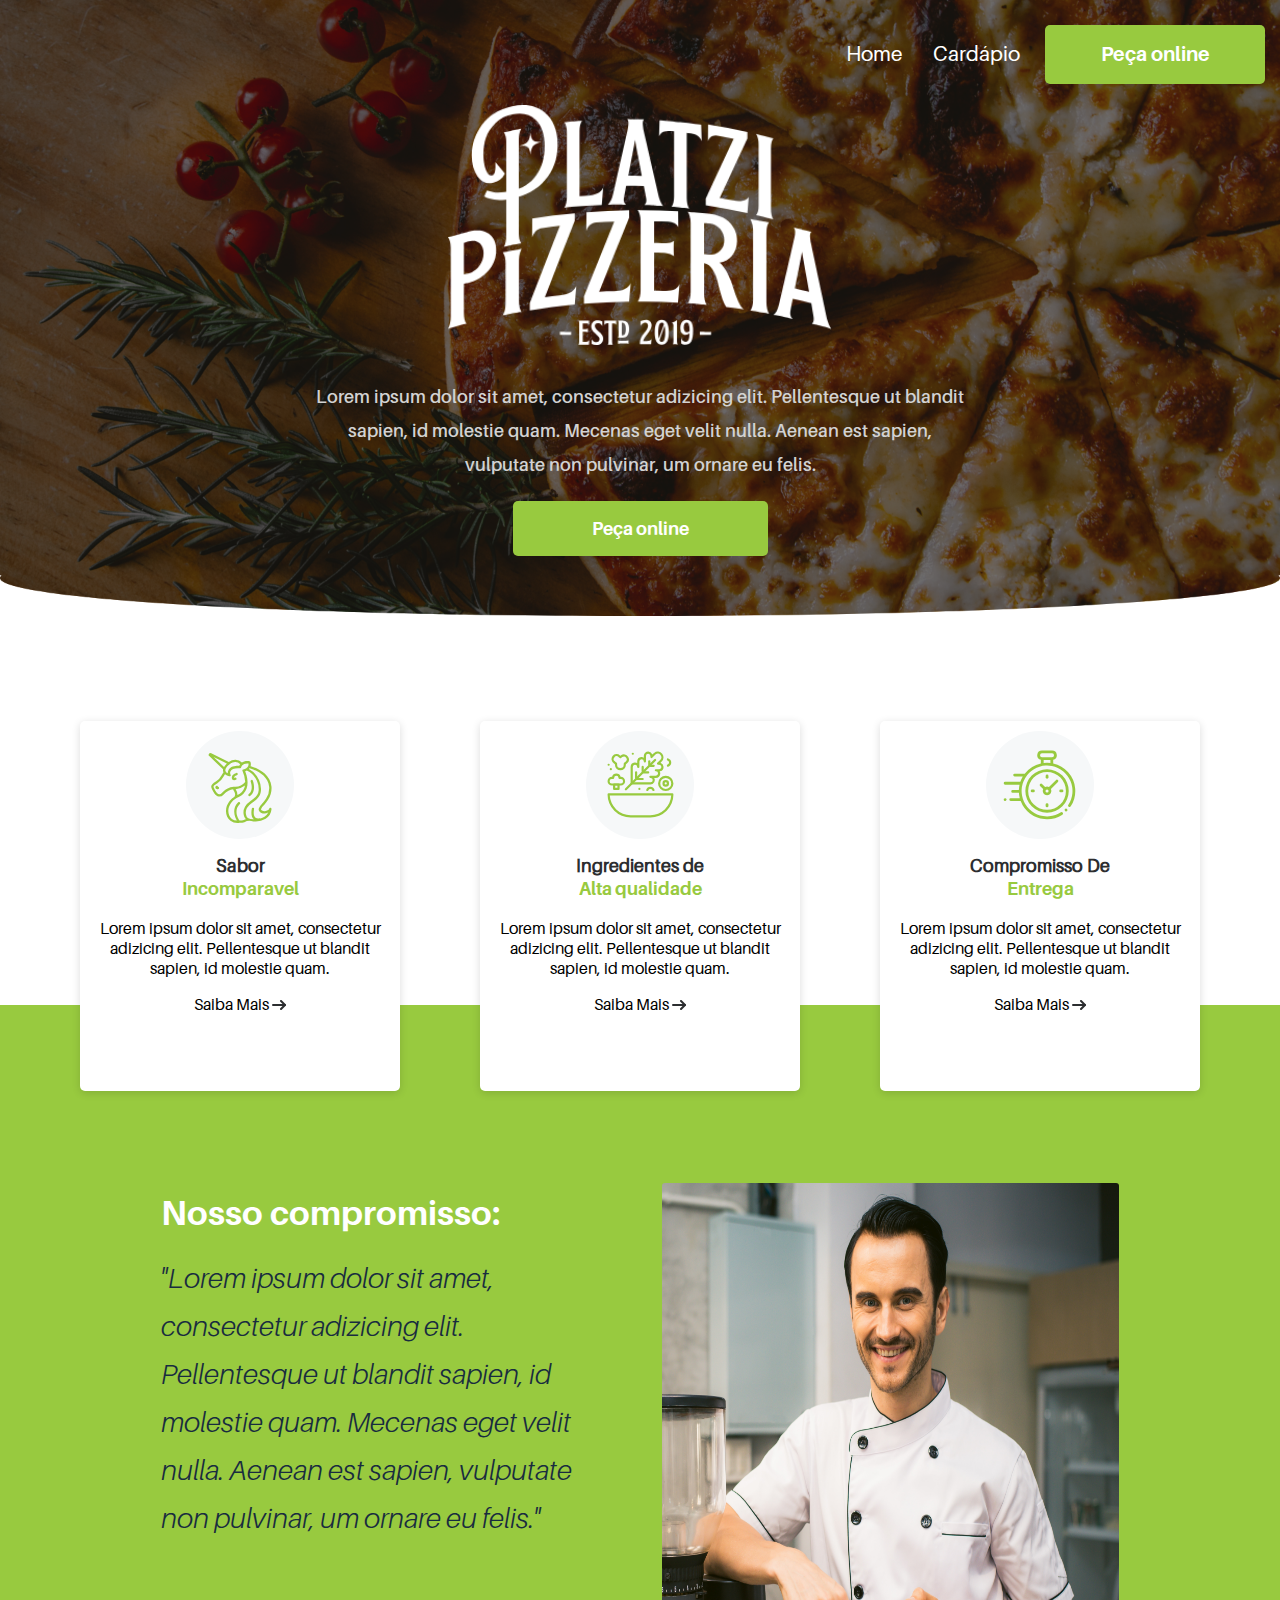
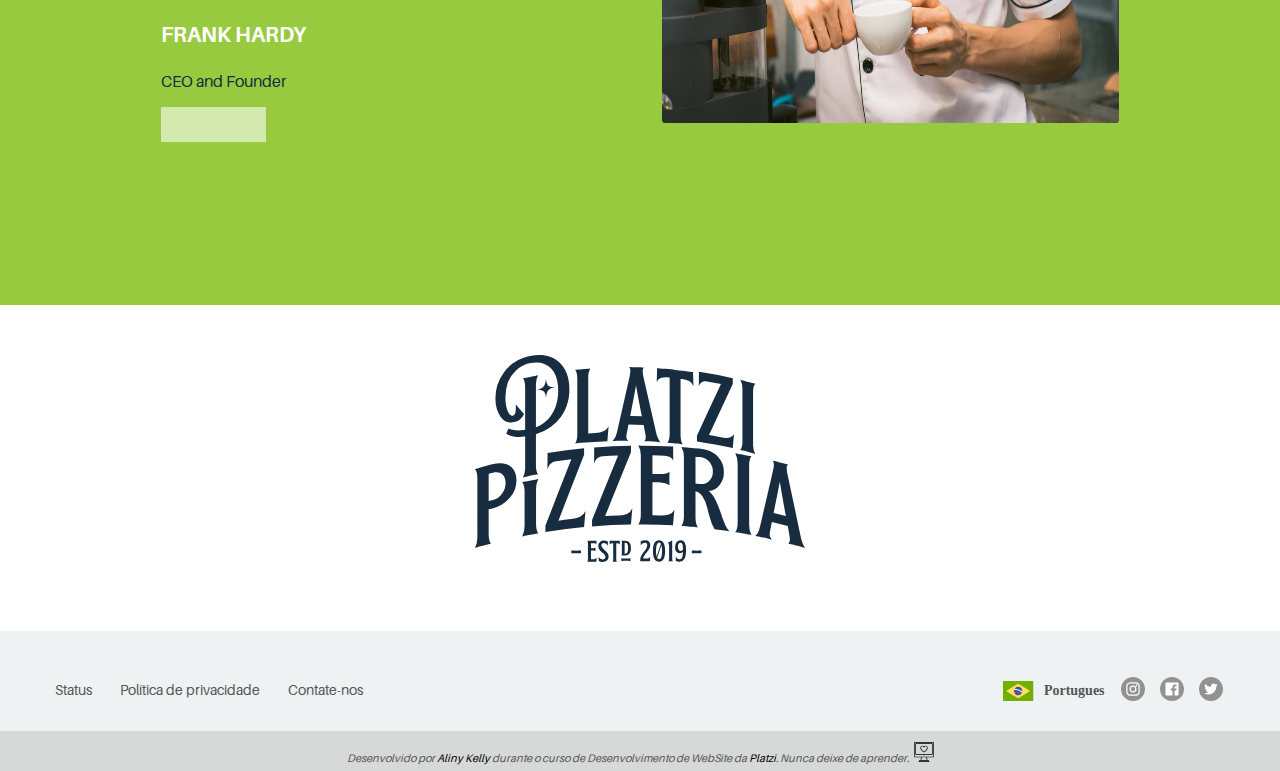
<file: aliny-kely/index.html>
<!DOCTYPE html>
<html>

<head>
    <title>Pizzeria</title>
    <meta charset="UTF-8">
    <meta name="description"
        content="Pizzaria Platzi. Sabores incomparaveis, Ingredientes de alta qualidade e Compromisso de entrega.">
    <link href="styles.css" rel="stylesheet" />
</head>

<body id="home">
    <header>
        <!-- Menu superior -->
        <nav>
            <a href="index.html">Home</a>
            <a href="cardapio.html">Cardápio</a>
            <a href="pedido.html" class="botao">Peça online</a>
        </nav>
    </header>

    <!-- Logo / texto / botão pedido -->
    <section id="logo">
        <img class="logomarca" src="imagens/logo.png" alt="logo" />
        <p class="texto-abaixo-logo">Lorem ipsum dolor sit amet, consectetur adizicing elit.
            Pellentesque ut blandit sapien, id molestie quam.
            Mecenas eget velit nulla.
            Aenean est sapien, vulputate non pulvinar, um ornare eu felis.</p>
        <a href="pedido.html" class="botao-logo">Peça online</a>
    </section>

    <!-- Tres blocos contendo os diferenciais -->
    <section id="diferenciais">
        <figure>
            <img src="imagens/ICON.svg" alt="sabores" />
            <h1 class="diferenciais-titulo">Sabor<br> <strong>Incomparavel</strong></h1>
            <p>Lorem ipsum dolor sit amet, consectetur adizicing elit.
                Pellentesque ut blandit sapien, id molestie quam.</p>
            <a href="saibamais.html" class="saiba-mais">Saiba Mais <img src="imagens/seta-direita.svg"
                    alt="setaDireita"></a>
        </figure>

        <figure>
            <img src="imagens/ICON-1.svg" alt="ingredientes" />
            <h1 class="diferenciais-titulo">Ingredientes de<br> <strong>Alta qualidade</strong></h1>
            <p>Lorem ipsum dolor sit amet, consectetur adizicing elit.
                Pellentesque ut blandit sapien, id molestie quam.</p>
            <a href="saibamais.html" class="saiba-mais">Saiba Mais <img src="imagens/seta-direita.svg"
                    alt="setaDireita"></a>
        </figure>

        <figure>
            <img src="imagens/ICON-2.svg" alt="compromisso" />
            <h1 class="diferenciais-titulo">Compromisso De<br> <strong>Entrega</strong></h1>
            <p>Lorem ipsum dolor sit amet, consectetur adizicing elit.
                Pellentesque ut blandit sapien, id molestie quam.</p>
            <a href="pedido.html" class="saiba-mais">Saiba Mais <img src="imagens/seta-direita.svg"
                    alt="setaDireita"></a>
        </figure>
    </section>

    <!-- Slider Show -->

    <section class="retangulo-depoimento">
        <figure id="depoimento-texto">
            <h1 class="nosso-compromisso">Nosso compromisso:</h1>
            <p class="texto-depoimento">"Lorem ipsum dolor sit amet, consectetur adizicing elit.
                Pellentesque ut blandit sapien, id molestie quam.
                Mecenas eget velit nulla.
                Aenean est sapien, vulputate non pulvinar, um ornare eu felis."</p>
            <p class="nome-pessoa">FRANK HARDY</p>
            <p class="profissao">CEO and Founder</p>
            <img class="barra-depoimento" src="imagens/barra.png" alt="imagem">
        </figure>

        <figure id="depoimento-foto">
            <img class="foto-depoimento" src="imagens/FOTO_DEPOIMENTO.jpg" />
        </figure>
    </section>


    <!-- Fim do Slider -->

    <!-- logo preta -->
    <section id="logo-preta">
        <img class="logomarca-preta" src="imagens/logo_preta.svg" />
    </section>

    <!-- rodapé do  site -->
    <footer>
        <section id="footer-esquerda">
            <a href=" ">Status</a>
            <a href="politicas.html">Política de privacidade</a>
            <a href="contato.html">Contate-nos</a>
        </section>

        <section id="footer-direita">
            <img src="imagens/bandeira-brasil.svg" />
            <a href="http://instagram.com" target="_blank"> <img class="icones-social" src="imagens/Instagram_1.svg" />
            </a>
            <a href="http://facebook.com" target="_blank"> <img class="icones-social" src="imagens/Facebook_1.svg" />
            </a>
            <a href="http://twitter.com" target="_blank"> <img class="icones-social" src="imagens/Twitter_1.svg" /> </a>
        </section>
    </footer>

    <section class="autor">
        <p>Desenvolvido por <a href="https://github.com/Ynila">Aliny Kelly</a> durante o curso de
            Desenvolvimento de WebSite da <a href="https://platzi.com.br/">Platzi</a>. Nunca deixe de aprender. <img id="coracao" src="imagens/heart.svg" alt="coração"></p>
        
    </section>

</body>

</html>
</file>
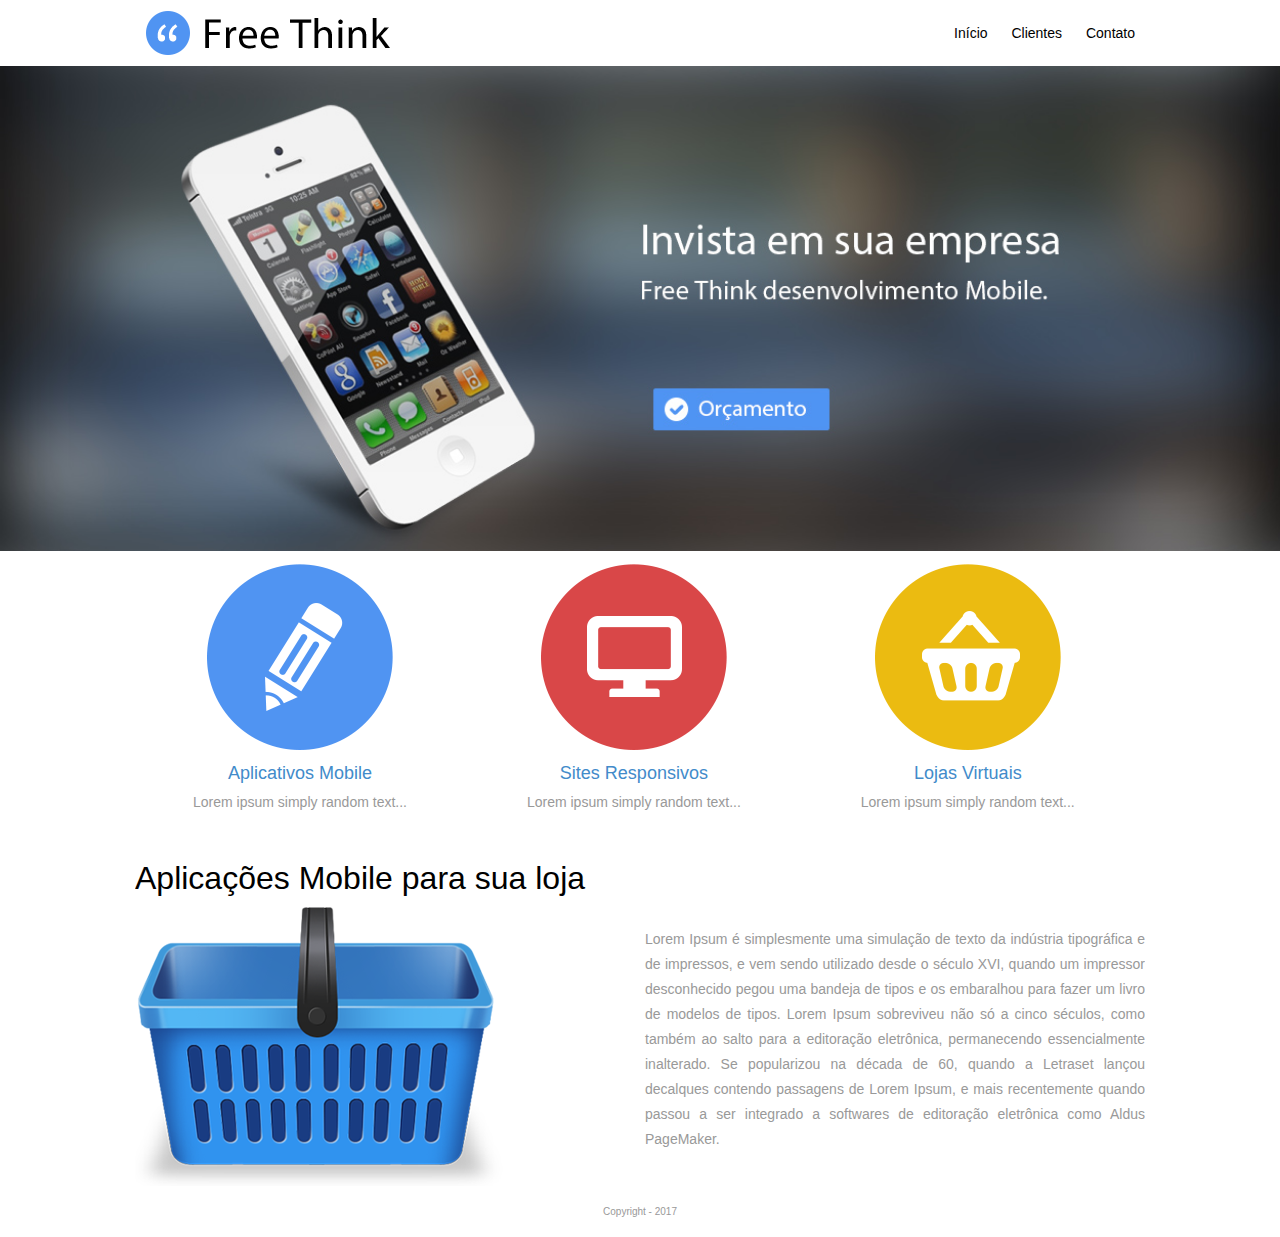
<file: prof-thiago/Aula02/index.html>
<!DOCTYPE html>
<html>
    <head>
        <meta charset="utf-8">
        <title>Projeto - Aula02</title>
        
        <link href="estilos.css" rel="stylesheet">
    </head>
    
    <body>
        
        <!--TOPO-->
        <header>
            <img src="imagens/logo.png">
            
            <nav>
                <a href="index.html">Início</a>
                <a href="clientes.html">Clientes</a>
                <a href="contato.html">Contato</a>
            </nav>
        </header>
        
        <!--BANNER-->
        <section class="banner">
            <img src="imagens/banner1.jpg">
        </section>
        
        <!--PRINCIPAL-->
        <main>
            
            <!--SEGMENTOS-->
            <section class="segmentos">
                
                <figure>
                    <img src="imagens/app.png">
                    <figcaption>Aplicativos Mobile</figcaption>
                    <p>Lorem ipsum simply random text...</p>
                </figure>
                
                <figure>
                    <img src="imagens/mobileSite.png">
                    <figcaption>Sites Responsivos</figcaption>
                    <p>Lorem ipsum simply random text...</p>
                </figure>
                
                <figure>
                    <img src="imagens/ecommerce.png">
                    <figcaption>Lojas Virtuais</figcaption>
                    <p>Lorem ipsum simply random text...</p>
                </figure>
                
            </section>
            
            <!--NOTÍCIA-->
            <section class="noticia">
                <h1>Aplicações Mobile para sua loja</h1>
                
                <img src="imagens/noticiaDestaque.png">
                
                <p>Lorem Ipsum é simplesmente uma simulação de texto da indústria tipográfica e de impressos, e vem sendo utilizado desde o século XVI, quando um impressor desconhecido pegou uma bandeja de tipos e os embaralhou para fazer um livro de modelos de tipos. Lorem Ipsum sobreviveu não só a cinco séculos, como também ao salto para a editoração eletrônica, permanecendo essencialmente inalterado. Se popularizou na década de 60, quando a Letraset lançou decalques contendo passagens de Lorem Ipsum, e mais recentemente quando passou a ser integrado a softwares de editoração eletrônica como Aldus PageMaker.</p>
            </section>
        </main>
        
        <!--RODAPÉ-->
        <footer>Copyright - 2017</footer>
    </body>
</html>
</file>
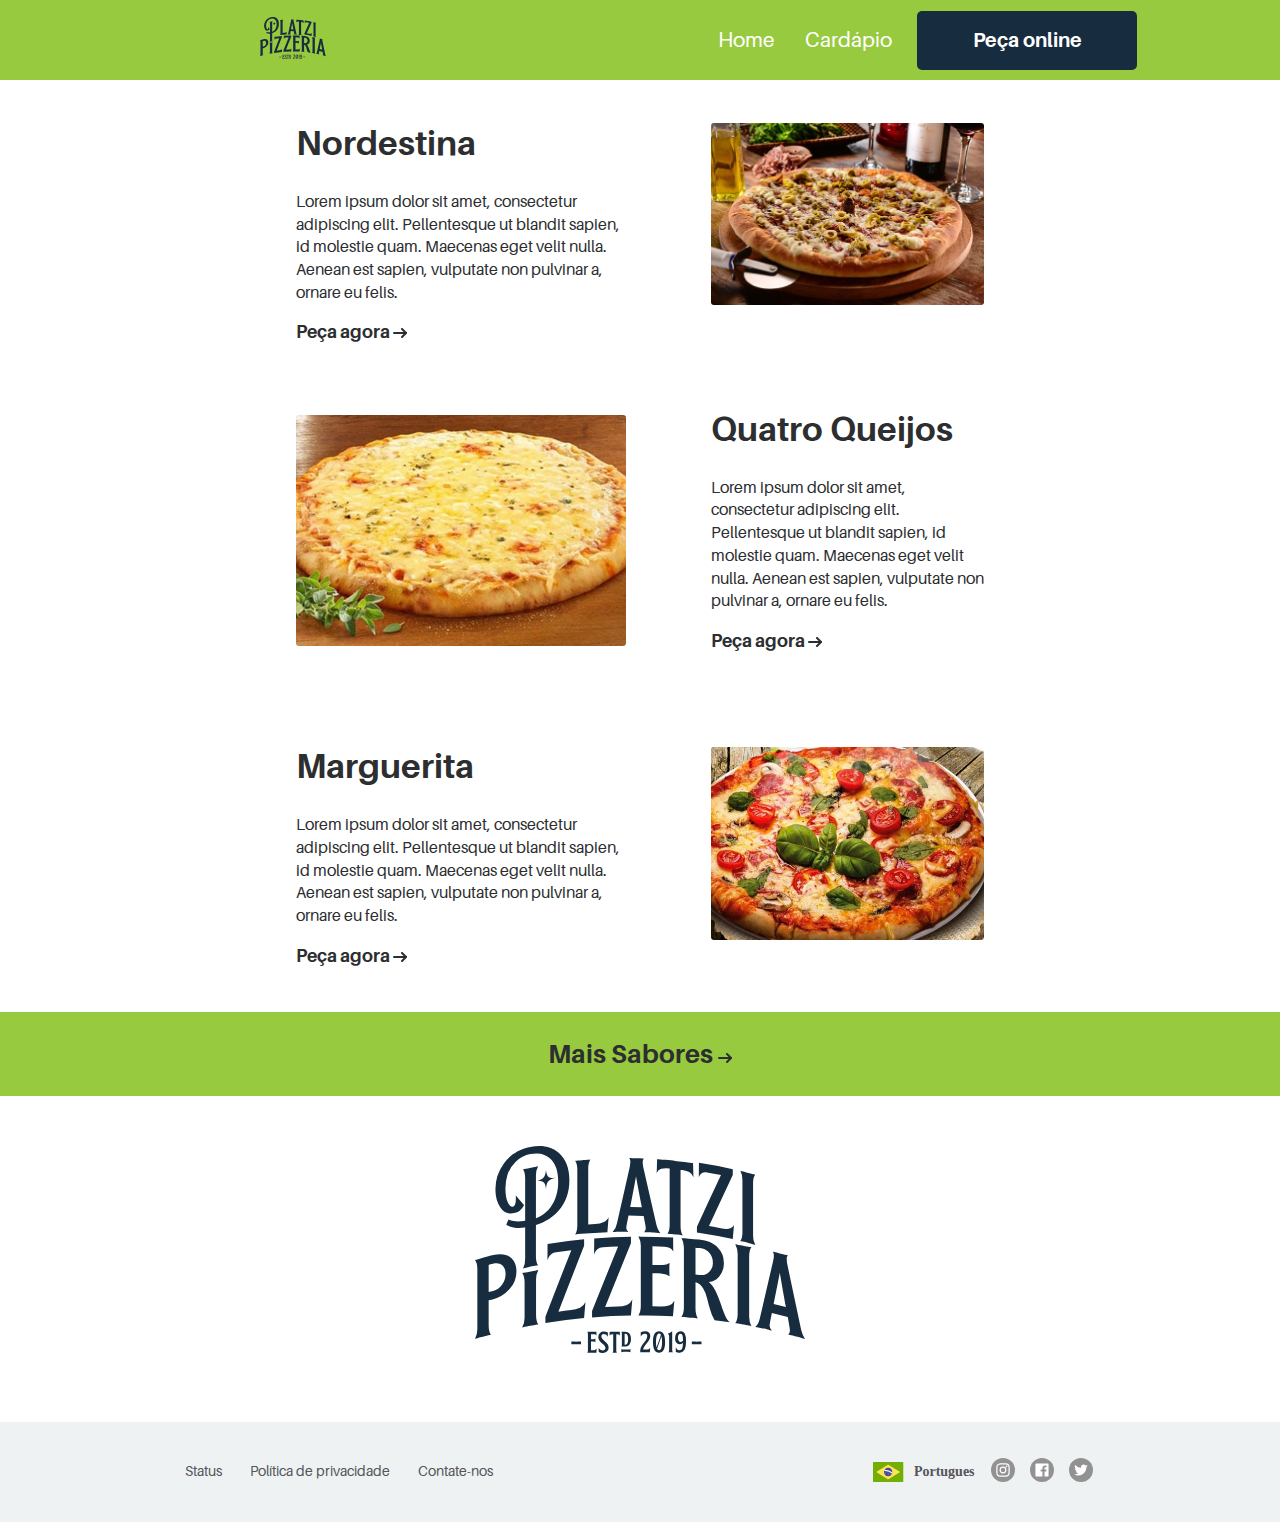
<file: aliny-kely/cardapio.html>
<!DOCTYPE html>
<html>

    <head>
        <title>Platzi Pizzeria</title>
        <meta charset="UTF-8">
        <meta name="description" content="Pizzaria Platzi. Sabores incomparaveis, Ingredientes de alta qualidade e Compromisso de entrega.">
        <link href="stylecardapios.css" rel="stylesheet" />
    </head>

    <body>
        <header id="header-menor">
            <section id="header-esquerda">
                <img src="imagens/logo_preta.svg" />
            </section>

            <nav id="header-direita">
                <a href="index.html">Home</a>
                <a href="cardapio.html">Cardápio</a>
                <a href="pedido.html" class="botao-escuro">Peça online</a>
            </nav>
        </header>

        <!-- GRID -->

        <section id="receitas">
            <figure class="receita-1-1">
                <h1 class="titulo-receitas">Nordestina</h1>
                <p class="paragrafo-receitas">Lorem ipsum dolor sit amet, consectetur adipiscing elit. 
                    Pellentesque ut blandit sapien, id molestie quam. 
                    Maecenas eget velit nulla. Aenean est sapien, 
                    vulputate non pulvinar a, ornare eu felis.</p>
                    <a class="link-receitas" href="pedido.html"> Peça agora <img src="imagens/seta-direita.svg" alt="setaDireita"></a>
            </figure>
            <figure class="receita-1-2">
                <img src="imagens/pizza-nordestina.jpg" alt="Pizza" class="imagem-pizza">
            </figure>

            <figure class="receita-2-2">
                <h1 class="titulo-receitas">Quatro Queijos</h1>
                <p class="paragrafo-receitas">Lorem ipsum dolor sit amet, consectetur adipiscing elit. 
                    Pellentesque ut blandit sapien, id molestie quam. 
                    Maecenas eget velit nulla. Aenean est sapien, 
                    vulputate non pulvinar a, ornare eu felis.</p>
                    <a class="link-receitas" href="pedido.html"> Peça agora <img src="imagens/seta-direita.svg" alt="setaDireita"></a>
            </figure>
            <figure class="receita-2-1">
                <img src="imagens/quatroqueijos.jpg" alt="Pizza" class="imagem-pizza">
            </figure>

            <figure class="receita-3-3">
                <h1 class="titulo-receitas">Marguerita</h1>
                <p class="paragrafo-receitas">Lorem ipsum dolor sit amet, consectetur adipiscing elit. 
                    Pellentesque ut blandit sapien, id molestie quam. 
                    Maecenas eget velit nulla. Aenean est sapien, 
                    vulputate non pulvinar a, ornare eu felis.</p>
                    <a class="link-receitas" href="pedido.html"> Peça agora <img src="imagens/seta-direita.svg" alt="setaDireita"></a>
            </figure>
            <figure class="receita-3-2">
                <img src="imagens/marguerita.jpg" alt="Pizza" class="imagem-pizza">
            </figure>

        </section>

        <!-- Link Mais Sabores -->
        <section class="retangulo-mais-sabores">
            <a href="maissabores.html" class="mais-sabores">Mais Sabores <img src="imagens/seta-direita.svg" alt="setaDireita"></a>
        </section>

        <!-- logo preta -->
        <section id="logo-preta" >
            <img class="logomarca-preta" src="imagens/logo_preta.svg"/>
        </section>

        <!-- rodapé do  site -->
        <footer>

           <section id="footer-esquerda">
                <a href=" ">Status</a>
                <a href="politicas.html">Política de privacidade</a>
                <a href="contato.html">Contate-nos</a>
            </section>
                             
            <section id="footer-direita">
                <img src="imagens/bandeira-brasil.svg" />
                <a href="http://instagram.com" target="_blank"> <img class="icones-social" src="imagens/Instagram_1.svg"/> </a>
                <a href="http://facebook.com" target="_blank"> <img class="icones-social" src="imagens/Facebook_1.svg"/> </a>
                <a href="http://twitter.com" target="_blank"> <img class="icones-social" src="imagens/Twitter_1.svg"/> </a>
            </section>   

        </footer>

    </body>

</html>
</file>
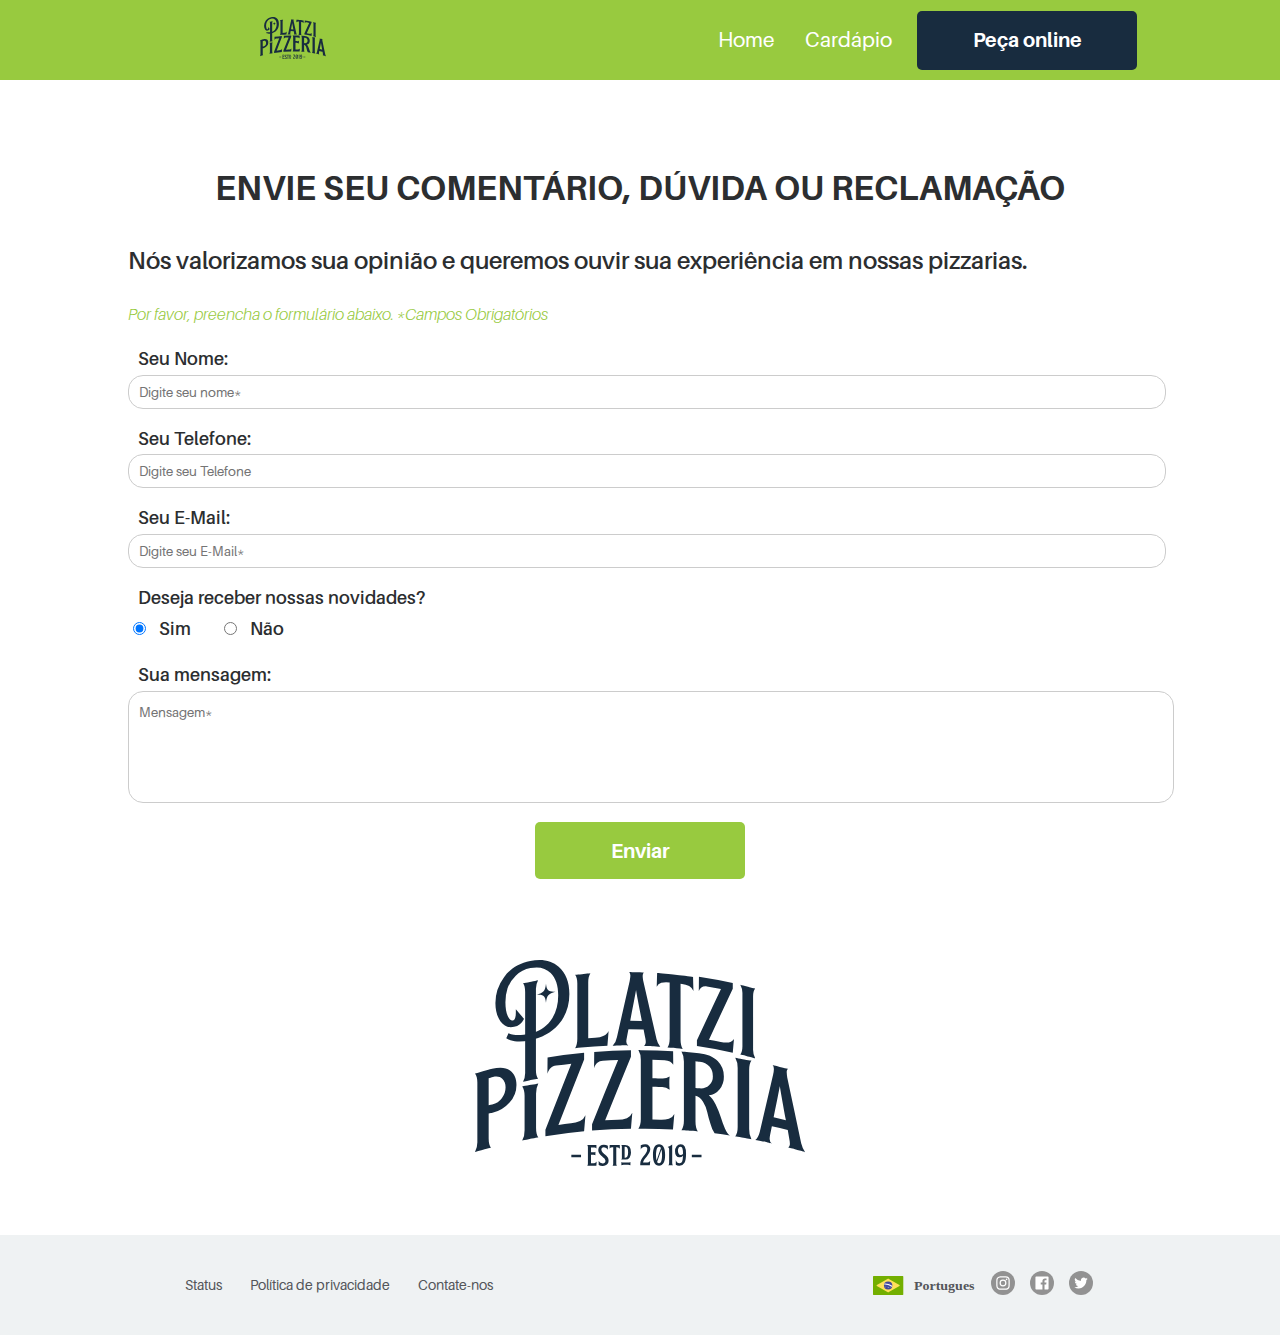
<file: aliny-kely/contato.html>
<!DOCTYPE html>
<html>

<head>
    <title>Platzi Pizzeria</title>
    <meta charset="UTF-8">
    <meta name="description"
        content="Pizzaria Platzi. Sabores incomparaveis, Ingredientes de alta qualidade e Compromisso de entrega.">
    <link href="styleoutras.css" rel="stylesheet" />
</head>

<body>
    <header id="header-menor">
        <section id="header-esquerda">
            <img src="imagens/logo_preta.svg" />
        </section>

        <nav id="header-direita">
            <a href="index.html">Home</a>
            <a href="cardapio.html">Cardápio</a>
            <a href="pedido.html" class="botao-escuro">Peça online</a>
        </nav>
    </header>

    <!-- Formulario de contato -->

    <form class="formulario" method="post">
        <h1> ENVIE SEU COMENTÁRIO, DÚVIDA OU RECLAMAÇÃO</h1>
        <h2>Nós valorizamos sua opinião e queremos ouvir sua experiência em nossas pizzarias. </h2>
        <p>Por favor, preencha o formulário abaixo. *Campos Obrigatórios</p>

        <div class="field">
            <label for="nome">Seu Nome:</label>
            <input type="text" id="nome" name="nome" placeholder="Digite seu nome*" required>
        </div>

        <div class="field">
            <label for="telefone">Seu Telefone:</label>
            <input type="text" id="telefone" name="telefone" placeholder="Digite seu Telefone">
        </div>

        <div class="field">
            <label for="email">Seu E-Mail:</label>
            <input type="email" id="email" name="email" placeholder="Digite seu E-Mail*" required>
        </div>
        <div class="field radiobox">
            <span>Deseja receber nossas novidades?</span>
            <input type="radio" name="novidades" id="sim" value="sim" checked><label for="sim">Sim</label>
            <input type="radio" name="novidades" id="nao" value="nao"><label for="nao">Não</label>
        </div>
        <div class="field">
            <label for="mensagem">Sua mensagem:</label>
            <textarea name="mensagem" id="mensagem" placeholder="Mensagem*" required></textarea>
        </div>

        <input type="submit" name="acao" value="Enviar">
    </form>

    <!-- logo preta -->
    <section id="logo-preta">
        <img class="logomarca-preta" src="imagens/logo_preta.svg" />
    </section>

    <!-- rodapé do  site -->
    <footer>

        <section id="footer-esquerda">
            <a href=" ">Status</a>
            <a href="politicas.html">Política de privacidade</a>
            <a href="contato.html">Contate-nos</a>
        </section>

        <section id="footer-direita">
            <img src="imagens/bandeira-brasil.svg" />
            <a href="http://instagram.com" target="_blank"> <img class="icones-social" src="imagens/Instagram_1.svg" />
            </a>
            <a href="http://facebook.com" target="_blank"> <img class="icones-social" src="imagens/Facebook_1.svg" />
            </a>
            <a href="http://twitter.com" target="_blank"> <img class="icones-social" src="imagens/Twitter_1.svg" /> </a>
        </section>

    </footer>

</body>

</html>
</file>
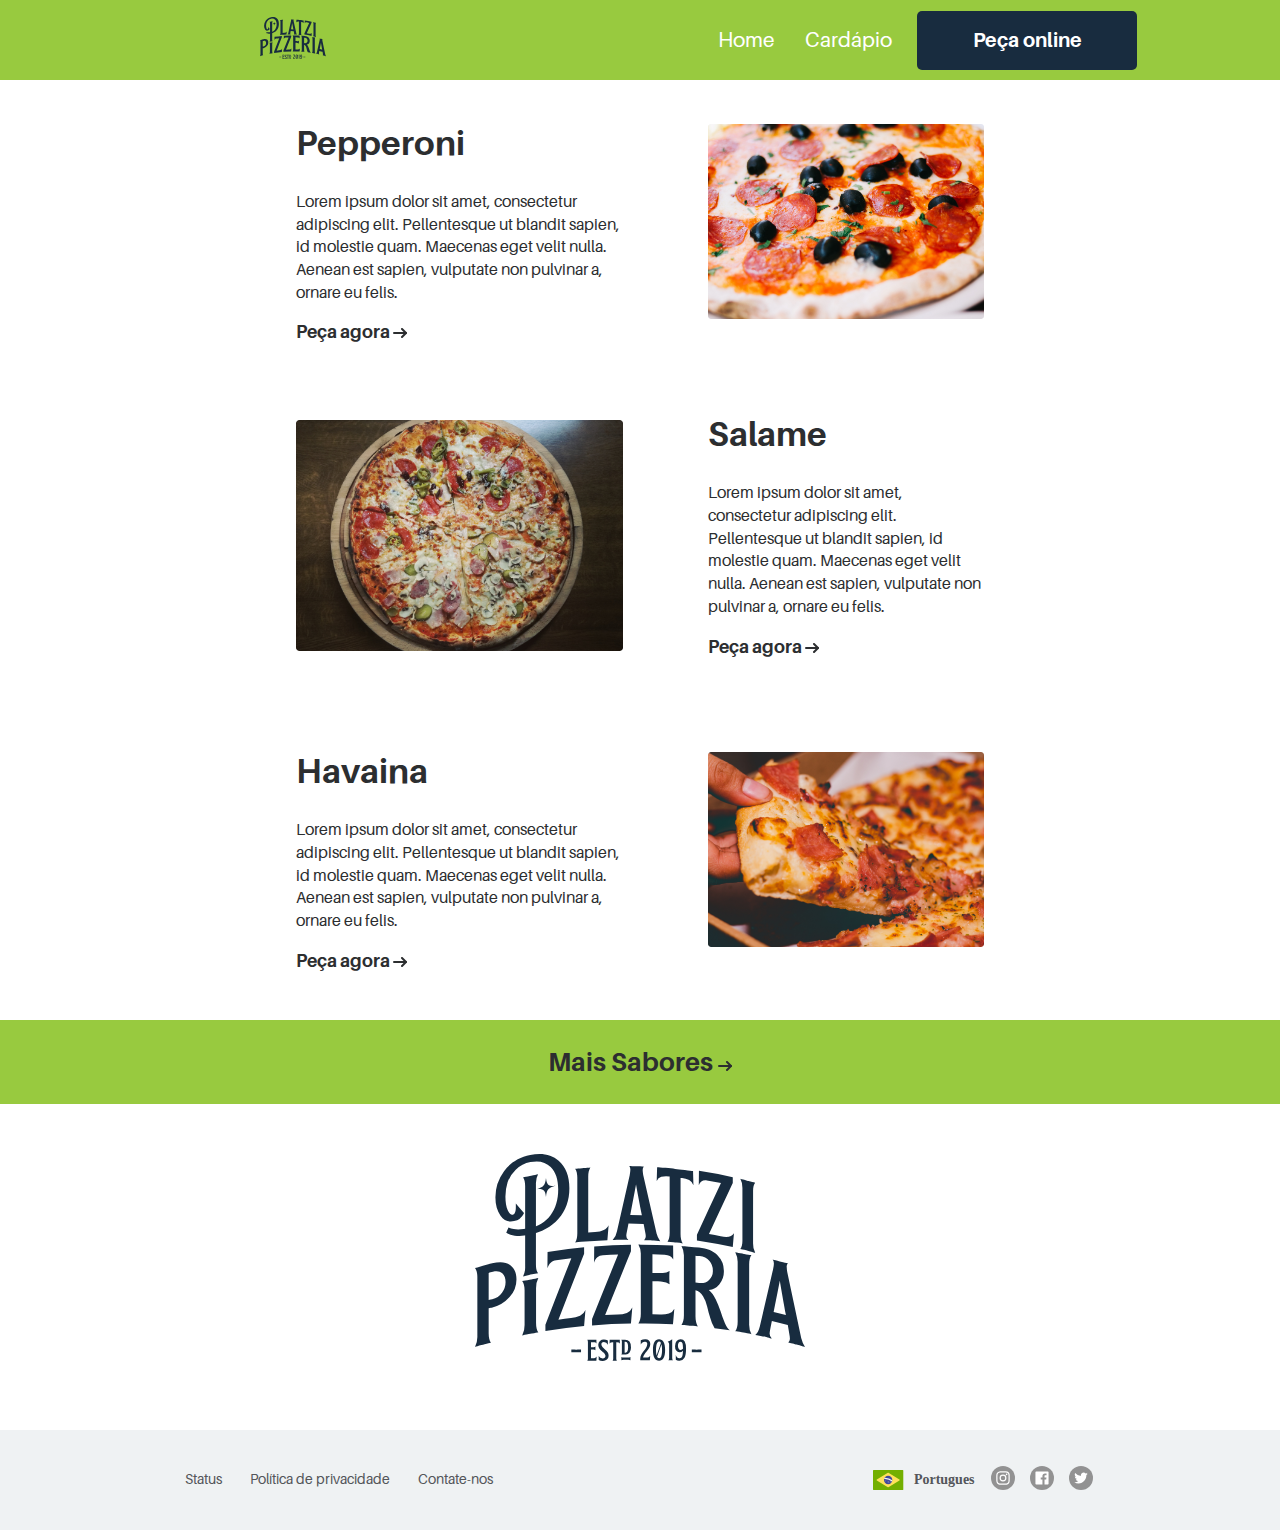
<file: aliny-kely/maissabores.html>
<!DOCTYPE html>
<html>

    <head>
        <title>Platzi Pizzeria</title>
        <meta charset="UTF-8">
        <meta name="description" content="Pizzaria Platzi. Sabores incomparaveis, Ingredientes de alta qualidade e Compromisso de entrega.">
        <link href="stylecardapios.css" rel="stylesheet" />
    </head>

    <body>
        <header id="header-menor">
            <section id="header-esquerda">
                <img src="imagens/logo_preta.svg" />
            </section>

            <nav id="header-direita">
                <a href="index.html">Home</a>
                <a href="cardapio.html">Cardápio</a>
                <a href="pedido.html" class="botao-escuro">Peça online</a>
            </nav>
        </header>

        <!-- GRID -->

        <section id="receitas">
            <figure class="receita-1-1">
                <h1 class="titulo-receitas">Pepperoni</h1>
                <p class="paragrafo-receitas">Lorem ipsum dolor sit amet, consectetur adipiscing elit. 
                    Pellentesque ut blandit sapien, id molestie quam. 
                    Maecenas eget velit nulla. Aenean est sapien, 
                    vulputate non pulvinar a, ornare eu felis.</p>
                    <a class="link-receitas" href="pedido.html"> Peça agora <img src="imagens/seta-direita.svg" alt="setaDireita"></a>
            </figure>
            <figure class="receita-1-2">
                <img src="imagens/pepperoni.png" alt="Pizza" class="imagem-pizza">
            </figure>

            <figure class="receita-2-2">
                <h1 class="titulo-receitas">Salame</h1>
                <p class="paragrafo-receitas">Lorem ipsum dolor sit amet, consectetur adipiscing elit. 
                    Pellentesque ut blandit sapien, id molestie quam. 
                    Maecenas eget velit nulla. Aenean est sapien, 
                    vulputate non pulvinar a, ornare eu felis.</p>
                    <a class="link-receitas" href="pedido.html"> Peça agora <img src="imagens/seta-direita.svg" alt="setaDireita"></a>
            </figure>
            <figure class="receita-2-1">
                <img src="imagens/salame.png" alt="Pizza" class="imagem-pizza">
            </figure>

            <figure class="receita-3-3">
                <h1 class="titulo-receitas">Havaina</h1>
                <p class="paragrafo-receitas">Lorem ipsum dolor sit amet, consectetur adipiscing elit. 
                    Pellentesque ut blandit sapien, id molestie quam. 
                    Maecenas eget velit nulla. Aenean est sapien, 
                    vulputate non pulvinar a, ornare eu felis.</p>
                    <a class="link-receitas" href="pedido.html"> Peça agora <img src="imagens/seta-direita.svg" alt="setaDireita"></a>
            </figure>
            <figure class="receita-3-2">
                <img src="imagens/havaiana.png" alt="Pizza" class="imagem-pizza">
            </figure>

        </section>

        <!-- Link Mais Sabores -->
        <section class="retangulo-mais-sabores">
            <a href="cardapio.html" class="mais-sabores">Mais Sabores <img src="imagens/seta-direita.svg" alt="setaDireita"></a>
        </section>

        <!-- logo preta -->
        <section id="logo-preta" >
            <img class="logomarca-preta" src="imagens/logo_preta.svg"/>
        </section>

        <!-- rodapé do  site -->
        <footer>

           <section id="footer-esquerda">
                <a href=" ">Status</a>
                <a href="politicas.html">Política de privacidade</a>
                <a href="contato.html">Contate-nos</a>
            </section>
                             
            <section id="footer-direita">
                <img src="imagens/bandeira-brasil.svg" />
                <a href="http://instagram.com" target="_blank"> <img class="icones-social" src="imagens/Instagram_1.svg"/> </a>
                <a href="http://facebook.com" target="_blank"> <img class="icones-social" src="imagens/Facebook_1.svg"/> </a>
                <a href="http://twitter.com" target="_blank"> <img class="icones-social" src="imagens/Twitter_1.svg"/> </a>
            </section>  

        </footer>

    </body>

</html>
</file>
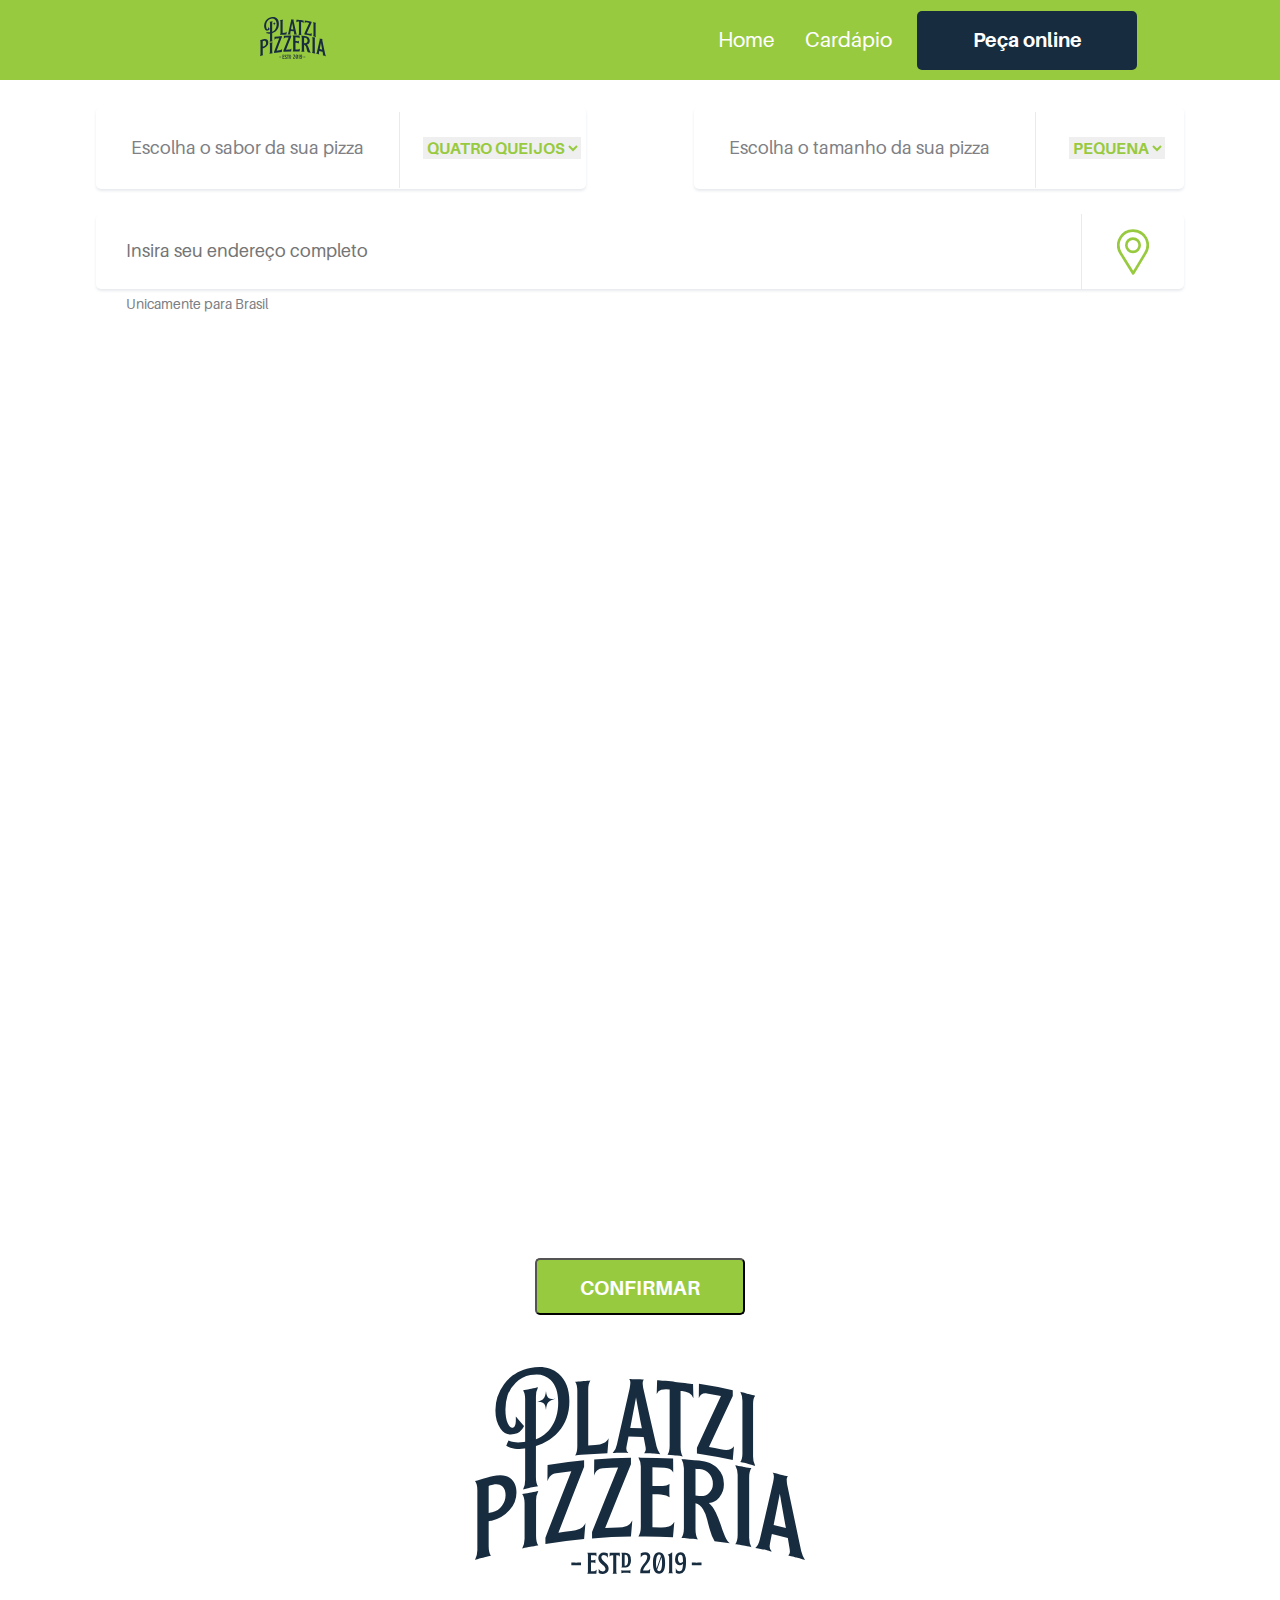
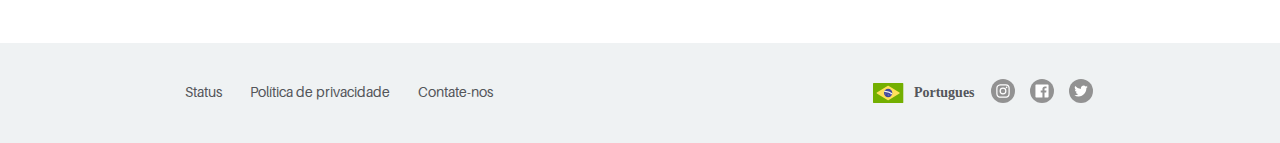
<file: aliny-kely/pedido.html>
<!DOCTYPE html>
<html>

<head>
    <title>Platzi Pizzeria</title>
    <meta charset="UTF-8">
    <meta name="description"
        content="Pizzaria Platzi. Sabores incomparaveis, Ingredientes de alta qualidade e Compromisso de entrega.">
    <link href="stylepedido.css" rel="stylesheet" />
</head>

<body>
    <header id="header-menor">
        <section id="header-esquerda">
            <img src="imagens/logo_preta.svg" />
        </section>

        <nav id="header-direita">
            <a href="index.html">Home</a>
            <a href="cardapio.html">Cardápio</a>
            <a href="pedido.html" class="botao-escuro">Peça online</a>
        </nav>
    </header>

    <!-- Formulario -->
    <form method="POST" id="formPedido" action="mailto:">
        <fieldset id="menu-sabor-tamanho">
            
                <div class="menu-sabor">
                    <label class="menu-escolhaS" for="sabor">Escolha o sabor da sua pizza</label>
                    <select id="sabor" name="sabor">
                        <option value="1">PEPERONI</option>
                        <option value="2">SALAME</option>
                        <option value="3">HAVAIANA</option>
                        <option value="4">NORDESTINA</option>
                        <option value="5" selected>QUATRO QUEIJOS</option>
                        <option value="6">MARGUERITA</option>
                    </select>
                </div>
                
                <div class="menu-tamanho">
                    <label class="menu-escolhaT" for="tamanho">Escolha o tamanho da sua pizza</label>
                    <select id="tamanho" name="tamanho">
                        <option value="1">PEQUENA</option>
                        <option value="2">MÉDIA</option>
                        <option value="3">GRANDE</option>
                    </select>
                </div>
           
        </fieldset>

        <fieldset id="endereco">
            <div class="input-group">
                <p><input type="text" name="textoEndereco" id="campoEndereco" placeholder="Insira seu endereço completo"></input>
                <span class="input-group-addon"><img id="imagem-pin" src="imagens/pin.svg" /> </span></p>
            </div>                        
        </fieldset>
        
        <fieldset id="unicamente">
            <p class="help-block">Unicamente para Brasil</p>
        </fieldset>

        <fieldset id="mapa">
            <iframe src="https://www.google.com/maps/embed?pb=!1m18!1m12!1m3!1d835.9879550888608!2d-74.05753597306352!3d4.656122329967218!2m3!1f0!2f0!3f0!3m2!1i1024!2i768!4f13.1!3m3!1m2!1s0x8e3f9a4333a1a275%3A0x91a59c01b85e3f59!2sPlatzi!5e0!3m2!1spt-BR!2sbr!4v1579132262466!5m2!1spt-BR!2sbr"
                width="100%" height="883" frameborder="0" style="border:0;" allowfullscreen=""></iframe>
        </fieldset>

        <fieldset id="confirmar">
           <p><button class="botao-confirmar" type="submit" name="submit">CONFIRMAR</button></p>
        </fieldset>
    </form>
    <!-- Fim do formulario -->


    <!-- logo preta -->
    <section id="logo-preta">
        <img class="logomarca-preta" src="imagens/logo_preta.svg" />
    </section>

    <!-- rodapé do  site -->
    <footer>

        <section id="footer-esquerda">
            <a href=" ">Status</a>
            <a href="politicas.html">Política de privacidade</a>
            <a href="contato.html">Contate-nos</a>
        </section>

        <section id="footer-direita">
            <img src="imagens/bandeira-brasil.svg" />
            <a href="http://instagram.com" target="_blank"> <img class="icones-social" src="imagens/Instagram_1.svg" />
            </a>
            <a href="http://facebook.com" target="_blank"> <img class="icones-social" src="imagens/Facebook_1.svg" />
            </a>
            <a href="http://twitter.com" target="_blank"> <img class="icones-social" src="imagens/Twitter_1.svg" /> </a>
        </section>

    </footer>

</body>

</html>
</file>
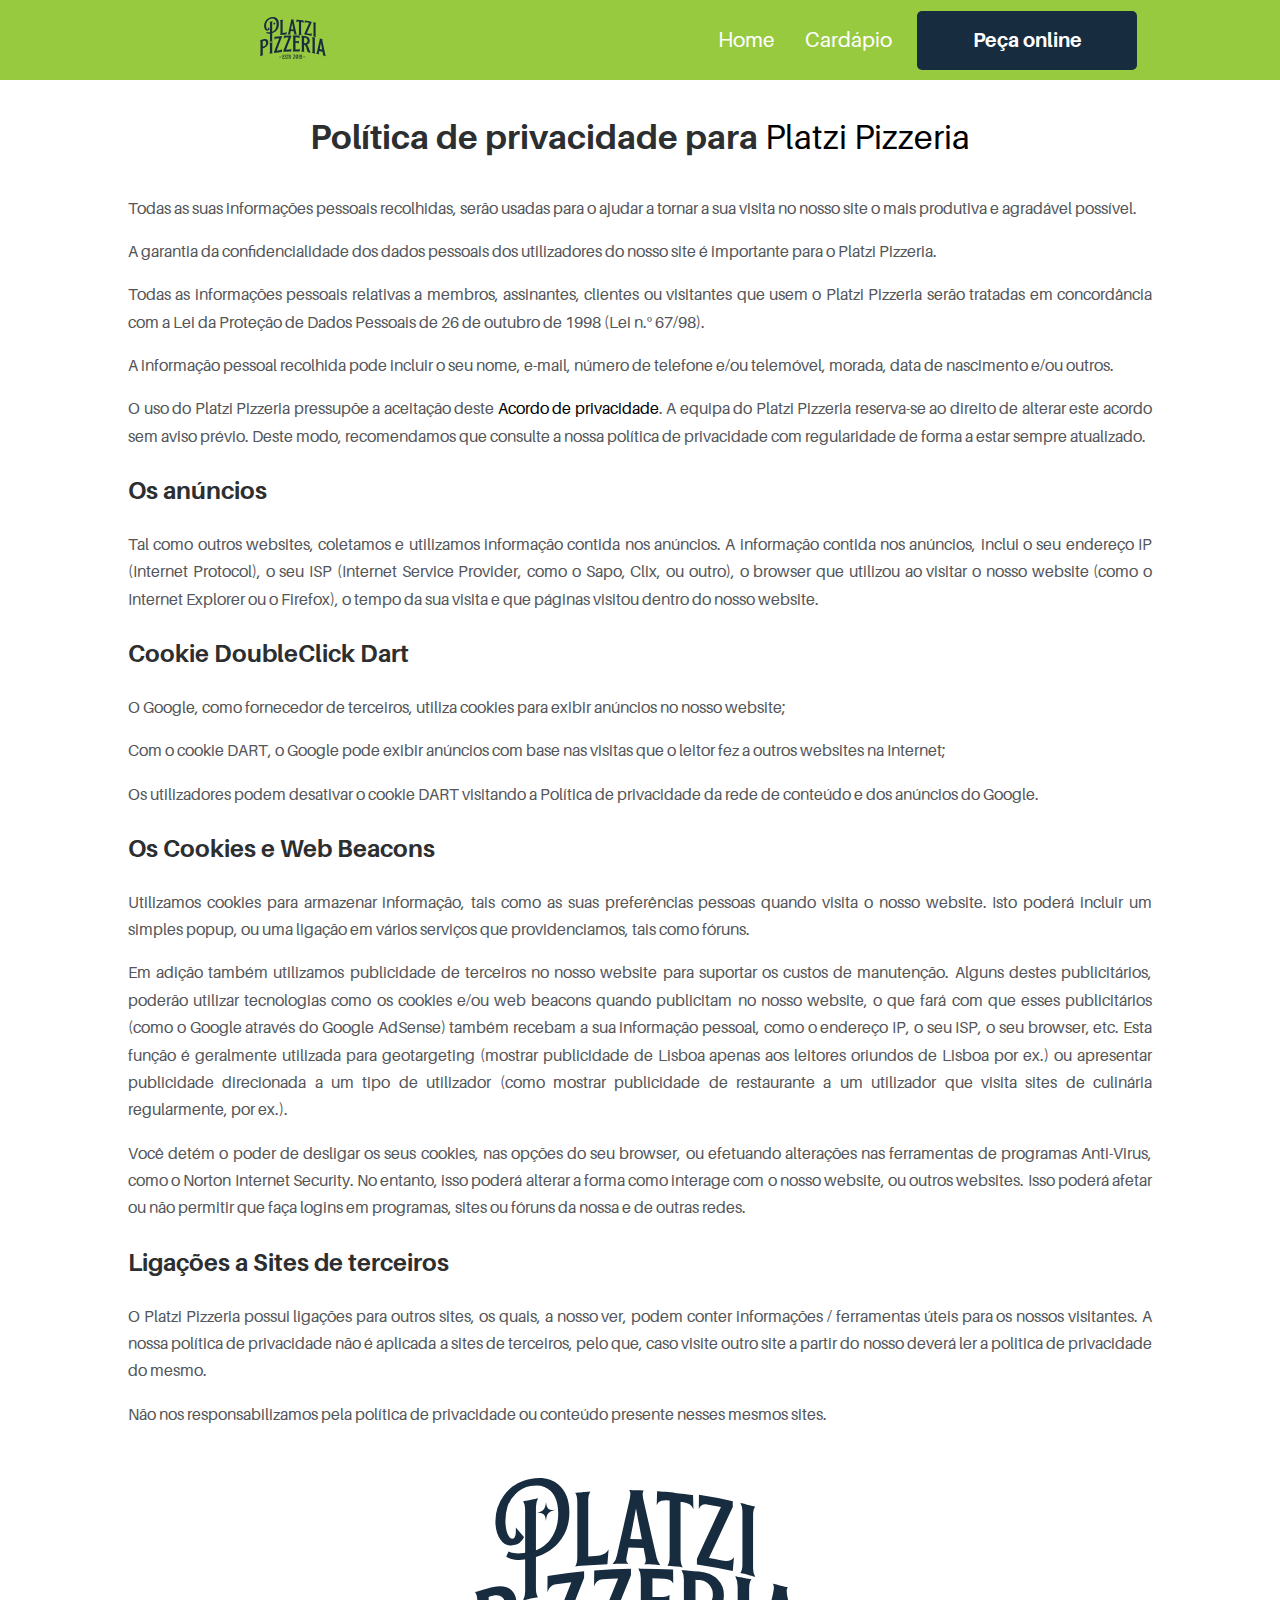
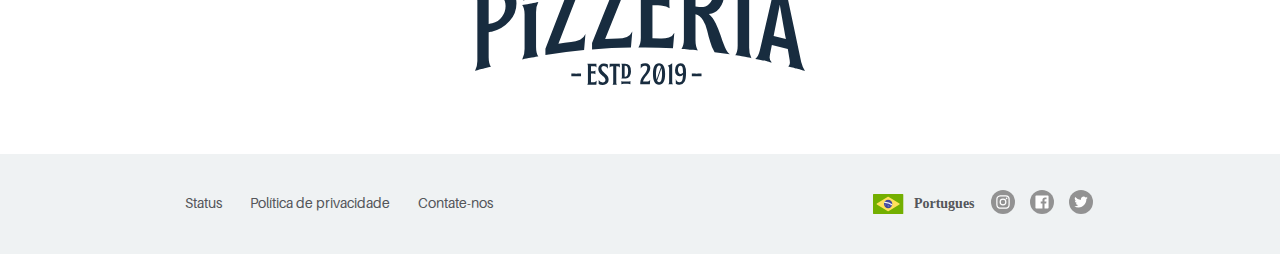
<file: aliny-kely/politicas.html>
<!DOCTYPE html>
<html>

<head>
    <title>Platzi Pizzeria</title>
    <meta charset="UTF-8">
    <meta name="description"
        content="Pizzaria Platzi. Sabores incomparaveis, Ingredientes de alta qualidade e Compromisso de entrega.">
    <link href="styleoutras.css" rel="stylesheet" />
</head>

<body>
    <header id="header-menor">
        <section id="header-esquerda">
            <img src="imagens/logo_preta.svg" />
        </section>

        <nav id="header-direita">
            <a href="index.html">Home</a>
            <a href="cardapio.html">Cardápio</a>
            <a href="pedido.html" class="botao-escuro">Peça online</a>
        </nav>
    </header>

    <!-- Texto Politicas de Privacidade -->
    <section class="politica">
        <h2 id="titulo-politica">Política de privacidade para <a href='http://platzipizzeria.com'>Platzi Pizzeria</a>
        </h2>
        <p>Todas as suas informações pessoais recolhidas, serão usadas para o ajudar a tornar a sua visita no nosso site
            o
            mais produtiva e agradável possível.</p>
        <p>A garantia da confidencialidade dos dados pessoais dos utilizadores do nosso site é importante para o Platzi
            Pizzeria.</p>
        <p>Todas as informações pessoais relativas a membros, assinantes, clientes ou visitantes que usem o Platzi
            Pizzeria
            serão tratadas em concordância com a Lei da Proteção de Dados Pessoais de 26 de outubro de 1998 (Lei n.º
            67/98).
        </p>
        <p>A informação pessoal recolhida pode incluir o seu nome, e-mail, número de telefone e/ou telemóvel, morada,
            data
            de nascimento e/ou outros.</p>
        <p>O uso do Platzi Pizzeria pressupõe a aceitação deste <a href='http://www.politicaprivacidade.com'
                title='acordo de privacidade'>Acordo de privacidade</a>. A equipa do Platzi Pizzeria reserva-se ao
            direito
            de alterar este acordo sem aviso prévio. Deste modo, recomendamos que consulte a nossa política de
            privacidade
            com regularidade de forma a estar sempre atualizado.</p>

        <h2>Os anúncios</h2>
        <p>Tal como outros websites, coletamos e utilizamos informação contida nos anúncios. A informação contida nos
            anúncios, inclui o seu endereço IP (Internet Protocol), o seu ISP (Internet Service Provider, como o Sapo,
            Clix,
            ou outro), o browser que utilizou ao visitar o nosso website (como o Internet Explorer ou o Firefox), o
            tempo da
            sua visita e que páginas visitou dentro do nosso website.</p>

        <h2>Cookie DoubleClick Dart</h2>
        <p>O Google, como fornecedor de terceiros, utiliza cookies para exibir anúncios no nosso website;</p>
        <p>Com o cookie DART, o Google pode exibir anúncios com base nas visitas que o leitor fez a outros websites na
            Internet;</p>
        <p>Os utilizadores podem desativar o cookie DART visitando a Política de privacidade da rede de conteúdo e dos
            anúncios do Google.</p>

        <h2>Os Cookies e Web Beacons</h2>
        <p>Utilizamos cookies para armazenar informação, tais como as suas preferências pessoas quando visita o nosso
            website. Isto poderá incluir um simples popup, ou uma ligação em vários serviços que providenciamos, tais
            como
            fóruns.</p>
        <p>Em adição também utilizamos publicidade de terceiros no nosso website para suportar os custos de manutenção.
            Alguns destes publicitários, poderão utilizar tecnologias como os cookies e/ou web beacons quando publicitam
            no
            nosso website, o que fará com que esses publicitários (como o Google através do Google AdSense) também
            recebam a
            sua informação pessoal, como o endereço IP, o seu ISP, o seu browser, etc. Esta função é geralmente
            utilizada
            para geotargeting (mostrar publicidade de Lisboa apenas aos leitores oriundos de Lisboa por ex.) ou
            apresentar
            publicidade direcionada a um tipo de utilizador (como mostrar publicidade de restaurante a um utilizador que
            visita sites de culinária regularmente, por ex.).</p>
        <p>Você detém o poder de desligar os seus cookies, nas opções do seu browser, ou efetuando alterações nas
            ferramentas de programas Anti-Virus, como o Norton Internet Security. No entanto, isso poderá alterar a
            forma
            como interage com o nosso website, ou outros websites. Isso poderá afetar ou não permitir que faça logins em
            programas, sites ou fóruns da nossa e de outras redes.</p>

        <h2>Ligações a Sites de terceiros</h2>
        <p>O Platzi Pizzeria possui ligações para outros sites, os quais, a nosso ver, podem conter informações /
            ferramentas úteis para os nossos visitantes. A nossa política de privacidade não é aplicada a sites de
            terceiros, pelo que, caso visite outro site a partir do nosso deverá ler a politica de privacidade do mesmo.
        </p>
        <p>Não nos responsabilizamos pela política de privacidade ou conteúdo presente nesses mesmos sites.</p>
    </section>


    <!-- logo preta -->
    <section id="logo-preta">
        <img class="logomarca-preta" src="imagens/logo_preta.svg" />
    </section>

    <!-- rodapé do  site -->
    <footer>

        <section id="footer-esquerda">
            <a href=" ">Status</a>
            <a href="politicas.html">Política de privacidade</a>
            <a href="contato.html">Contate-nos</a>
        </section>

        <section id="footer-direita">
            <img src="imagens/bandeira-brasil.svg" />
            <a href="http://instagram.com" target="_blank"> <img class="icones-social" src="imagens/Instagram_1.svg" />
            </a>
            <a href="http://facebook.com" target="_blank"> <img class="icones-social" src="imagens/Facebook_1.svg" />
            </a>
            <a href="http://twitter.com" target="_blank"> <img class="icones-social" src="imagens/Twitter_1.svg" /> </a>
        </section>

    </footer>

</body>

</html>
</file>
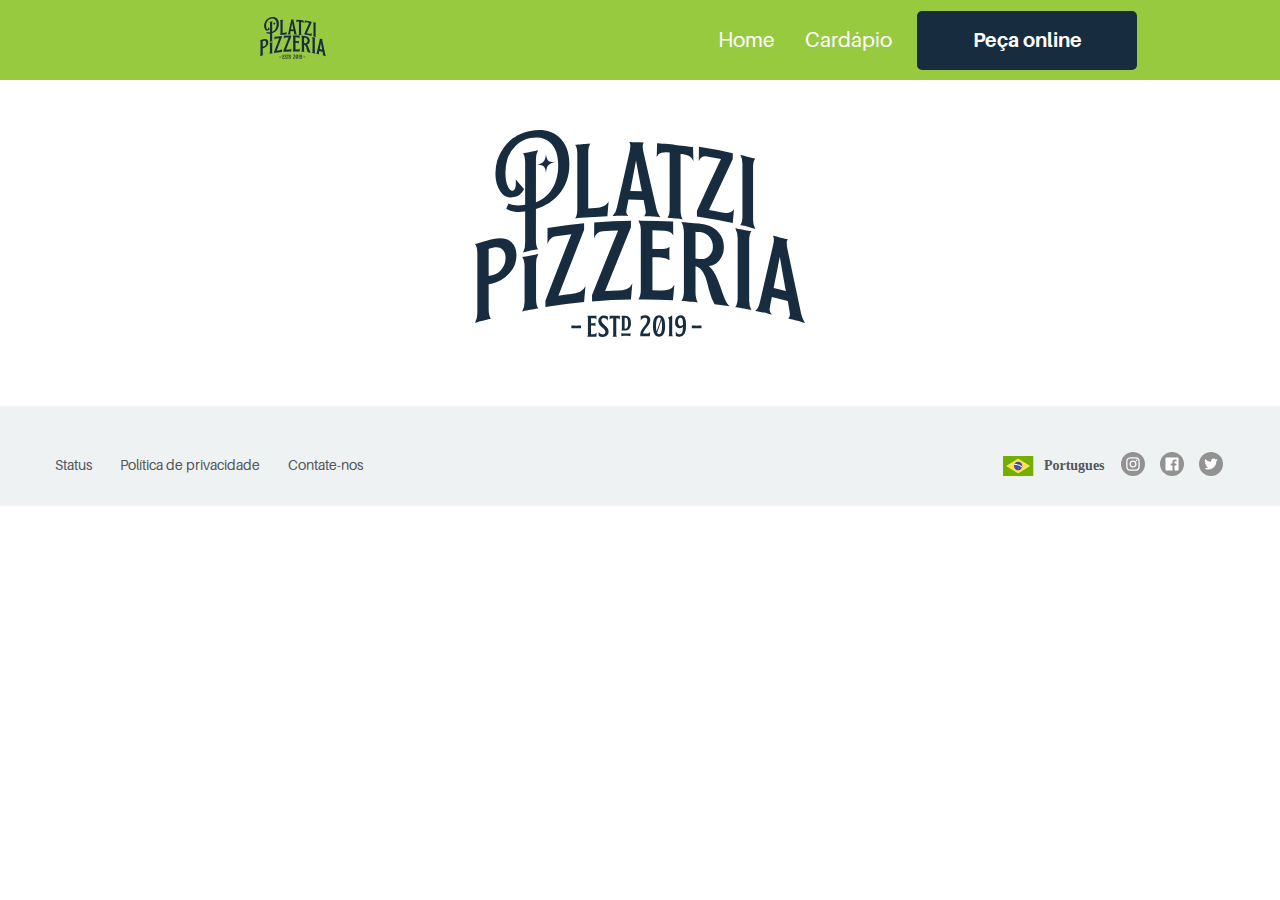
<file: aliny-kely/saibamais.html>
<!DOCTYPE html>
<html>

    <head>
        <title>Platzi Pizzeria</title>
        <meta charset="UTF-8">
        <meta name="description" content="Pizzaria Platzi. Sabores incomparaveis, Ingredientes de alta qualidade e Compromisso de entrega.">
        <link href="styles.css" rel="stylesheet" />
    </head>

    <body>
        <header id="header-menor">
            <section id="header-esquerda">
                <img src="imagens/logo_preta.svg" />
            </section>

            <nav id="header-direita">
                <a href="index.html">Home</a>
                <a href="cardapio.html">Cardápio</a>
                <a href="pedido.html" class="botao-escuro">Peça online</a>
            </nav>
        </header>

        

        <!-- logo preta -->
        <section id="logo-preta" >
            <img class="logomarca-preta" src="imagens/logo_preta.svg"/>
        </section>

        <!-- rodapé do  site -->
        <footer>

           <section id="footer-esquerda">
                <a href=" ">Status</a>
                <a href="politicas.html">Política de privacidade</a>
                <a href="contato.html">Contate-nos</a>
            </section>
                             
            <section id="footer-direita">
                <img src="imagens/bandeira-brasil.svg" />
                <a href="http://instagram.com" target="_blank"> <img class="icones-social" src="imagens/Instagram_1.svg"/> </a>
                <a href="http://facebook.com" target="_blank"> <img class="icones-social" src="imagens/Facebook_1.svg"/> </a>
                <a href="http://twitter.com" target="_blank"> <img class="icones-social" src="imagens/Twitter_1.svg"/> </a>
            </section>   

        </footer>

    </body>

</html>
</file>
<file: aliny-kely/styles.css>
@media only screen and (max-width: 600px) {}

@font-face {
    font-family: "Aileron Regular";
    font-style: normal;
    font-weight: normal;
    src: local(Aileron), url('fontes/aileron-regular.otf') format('woff');
}

@font-face {
    font-family: "Aileron Italic";
    font-style: normal;
    font-weight: normal;
    src: local(Aileron), url('fontes/aileron-italic.otf') format('woff');
}

@font-face {
    font-family: "Aileron Thin";
    font-style: normal;
    font-weight: normal;
    src: local(Aileron), url('fontes/Aileron-Thin.otf') format('woff');
}

@font-face {
    font-family: "Aileron UltraLight";
    font-style: normal;
    font-weight: normal;
    src: local(Aileron), url('fontes/Aileron-UltraLight.otf') format('woff');
}

@font-face {
    font-family: "Aileron ThinItalic";
    font-style: normal;
    font-weight: normal;
    src: local(Aileron), url('fontes/aileron-thinitalic.otf') format('woff');
}

@font-face {
    font-family: "Aileron UltraLightItalic";
    font-style: normal;
    font-weight: normal;
    src: local(Aileron), url('fontes/aileron-ultralightitalic.otf') format('woff');
}

@font-face {
    font-family: "Aileron Light";
    font-style: normal;
    font-weight: normal;
    src: local(Aileron), url('fontes/aileron-light.otf') format('woff');
}

@font-face {
    font-family: "Aileron LightItalic";
    font-style: normal;
    font-weight: normal;
    src: local(Aileron), url('fontes/aileron-lightitalic.otf') format('woff');
}

@font-face {
    font-family: "Aileron SemiBold";
    font-style: normal;
    font-weight: normal;
    src: local(Aileron), url('fontes/Aileron-SemiBold.otf') format('woff');
}

@font-face {
    font-family: "Aileron SemiBoldItalic";
    font-style: normal;
    font-weight: normal;
    src: local(Aileron), url('fontes/Aileron-SemiBoldItalic.otf') format('woff');
}

@font-face {
    font-family: "Aileron Bold";
    font-style: normal;
    font-weight: normal;
    src: local(Aileron), url('fontes/aileron-bold.otf') format('woff');
}

@font-face {
    font-family: "Aileron BoldItalic";
    font-style: normal;
    font-weight: normal;
    src: local(Aileron), url('fontes/aileron-bolditalic.otf') format('woff');
}

@font-face {
    font-family: "Aileron Black";
    font-style: normal;
    font-weight: normal;
    src: local(Aileron), url('fontes/aileron-black.otf') format('woff');
}

@font-face {
    font-family: "Aileron Heavy";
    font-style: normal;
    font-weight: normal;
    src: local(Aileron), url('fontes/aileron-heavy.otf') format('woff');
}

@font-face {
    font-family: "Aileron BlackItalic";
    font-style: normal;
    font-weight: normal;
    src: local(Aileron), url('fontes/aileron-blackitalic.otf') format('woff');
}

@font-face {
    font-family: "Aileron HeavyItalic";
    font-style: normal;
    font-weight: normal;
    src: local(Aileron), url('fontes/aileron-heavyitalic.otf') format('woff');
}

* {
    font-family: Aileron Regular;
}

body{
    margin: 0;
    padding: 0px;
}

#home {
    background-image: url("imagens/fundo.png");
    background-repeat: no-repeat;
    background-position: right top;
    background-size: 100%;
}

.botao {
    background: #98ca3f;
    border-radius: 5px;
    width: 210px;
    height: 57px;
    color: #ffffff;
    display: inline-block;
    font: normal normal 20px/57px "Aileron Bold", sans-serif;
    text-align: center;
}

.botao-escuro {
    background: #182C3F;
    border-radius: 5px;
    width: 210px;
    height: 57px;
    color: #ffffff;
    display: inline-block;
    font: normal normal 20px/57px "Aileron Bold", sans-serif;
    text-align: center;
}

.botao-logo {
    background: #98ca3f;
    border-radius: 5px;
    width: 255px;
    height: 55px;
    color: #ffffff;
    display: inline-block;
    font: normal normal 18px/55px "Aileron Bold", sans-serif;
    text-align:center;
}

header>nav {
    float: right;
    /*width: 457px;
    height: 57px;
    margin-right: 100px;*/
    font-family: "Airelon Regular";
    font-size: 21px;
}

header>nav>a {
    text-decoration: none;
    color: white;
    padding: 1px 5px;
    margin-right: 15px;
}

a {
    color: black;
    text-decoration: none;
}

header>nav>a:hover:after {
    width: 49.3px;
    height: 0;
    border: solid 3px #ffffff;
}

header {
    margin-top: 25px;
    height: 80px;
}

section {
    text-align: center;
}

.logomarca {
    width: 30%;
   /* width: 368px;
    height: 231px;
    margin-bottom: 10px;*/
}

section>figure {
    float: left;
}

#diferenciais>figure {
    width: 300px;
    height: 350px;
    border-radius: 5px;
    box-shadow: 0 2px 9px 0 rgba(0, 0, 0, 0.14);
    background-color: #ffffff;
    padding: 10px;
}

.retangulo-depoimento {
    width: 100%;
    height: 900px; /*1070px tamanho do design*/
    background-color: #98ca3f;
    display: flex;
    align-content: center;
    justify-content: center;
    align-items: center;
}

.retangulo-mais-sabores{
    width: 100%;
    height: 84px;
    margin-top: 25px;
    margin-bottom: 25px;
    background-color: #98ca3f;
    display: flex;
    align-content: center;
    justify-content: center;
    align-items: center;
}

.mais-sabores{
    font-family: "Aileron Bold";
    font-size: 26px;
    font-weight: 300;
    font-style: normal;
    font-stretch: normal;
    line-height: 1.71;
    letter-spacing: normal;
    text-align: center;
    color: #2C2E30;
}

.mais-sabores:hover{
    border-bottom: 3px solid #ffffff;
}


.foto-depoimento {
    width: 456.49px;
    height: 540.42px;
    border-radius: 3px;
    /*float: right;*/
}

/*Retangulo do design*/
.barra-depoimento{
    float: left;
}

.texto-depoimento {
    width: 421px;
    height: 340px;
    font-family: "Aileron LightItalic";
    font-size: 28px;
    font-weight: 300;
    font-style: normal;
    font-stretch: normal;
    line-height: 1.71;
    letter-spacing: normal;
    text-align: left;
    color: #182c3f;
}

/*Botões do slideshow*/
.slider-seletor-ativo {
    width: 78.8px;
    height: 9.2px;
    border-radius: 5.5px;
    background-color: #182c3f;
}

.slider-seletor-inativo {
    width: 78.8px;
    height: 9.2px;
    border-radius: 5.5px;
    background-color: #ffffff;
}
/*fim dos botoes slideshow*/

footer {
    font-family: "Aileron Bold";
    font-size: 14px;
    font-weight: normal;
    font-style: normal;
    font-stretch: normal;
    line-height: 1.21;
    letter-spacing: normal;
    color: #54565A;
    display: flex;
    align-items: center;
    height: 100px;
    width: 100%;    
    background-color: #EFF2F3;
}

footer>section>a{
    color: #54565A;
}

.nosso-compromisso {
    height: 36px;/*Utilizei o auto*/
    font-family: "Aileron Bold";
    font-size: 34px;
    font-weight: normal;
    font-style: normal;
    font-stretch: normal;
    line-height: 1.35;
    letter-spacing: normal;
    text-align: left;
    color: #ffffff;
    /*margin-bottom: 90px;*/
}

.nome-pessoa {
    width: 147px;
    height: 28px;
    font-family: "Aileron Bold";
    font-size: 21px;
    font-weight: normal;
    font-style: normal;
    font-stretch: normal;
    line-height: 1.19;
    letter-spacing: normal;
    text-align: left;
    color: #ffffff;
}

.profissao {
    height: 20px;
    font-family: "Aileron Regular";
    font-size: 16px;
    font-weight: normal;
    font-style: normal;
    font-stretch: normal;
    line-height: 1.25;
    letter-spacing: normal;
    text-align: left;
    color: #182c3f;
}

.texto-abaixo-logo {
    width: 665px;
    height: 109px;
    font-family: "Aileron SemiBold";
    font-size: 18px;
    font-weight: 600;
    font-style: normal;
    font-stretch: normal;
    line-height: 1.89;
    letter-spacing: normal;
    text-align: center;
    color: #d2d2d2;
    margin: auto;
}

.diferenciais-titulo strong {
    width: 158px;
    height: 63px;
    font-family: "Aileron Bold";
    font-size: 18px;/*Tamanho do design*/
    font-weight: normal;
    font-style: normal;
    font-stretch: normal;
    line-height: 1.42;
    letter-spacing: normal;
    text-align: center;
    color: #98ca3f;
}

.diferenciais-titulo {
    color: #2c2e30;
    font-size: 18px;/*Tamanho do design*/
}

.saiba-mais:hover:after {
    width: 133.9px;
    height: 0;
    border: solid 3px #98ca3f;
}

section#logo {    
    height: 600px; /*utilizei 670px*/
    line-height: 5;
    /*margin-top: 40px;
    margin-left: auto;
    margin-right: auto;
    align-items: center;
    width: auto;*/    
}

section#diferenciais {
    width: 100%;
    height: 300px;
    display: flex;
    align-content: center;
    align-self: center;
    justify-content: center;
}

#logo-preta{
    margin-top: 50px;    
    margin-right: center;
    margin-bottom: 65px;
    margin-left: center;
}

.logomarca-preta{
    width: 329.7px;
    height: 206.9px;
}

#depoimento-texto {
    text-align: left;
}

#fino {
    background: none;
}

#header-menor {
    margin-top: 0px;
    background-color: #98ca3f;
    display: flex;
    flex-direction: row;
    align-items: center;
}

#header-menor>section>img {
    width: 20%;
}

section#footer-direita {
    float: right;
    margin: 60px 50px 40px auto;
    /*margin-left: 200px;
    margin-top: 15px;
    height: 37px;*/
}

section#footer-direita>a {
    padding: 1px 5px;
    margin-right: 2px;
}

.icones-social{
    width:24px;
    height:24px;
}

section#footer-esquerda {
    float: left;    
    margin: 60px auto 40px 50px;
    /*margin-right: 200px;
    margin-top: 15px;
    height: 37px;*/
}

section#footer-esquerda>a {
    padding: 1px 5px;
    margin-right: 15px;   
}

.imagem-pizza {
    width: 80%;
    border-radius: 2px;
    /*margin-top: 10%;
    margin-bottom: 10%;*/
}

#receitas {
    display: grid;
    width: 60%;
    margin: auto;
    text-align: left;
}

.titulo-receitas {
    font-family: "Aileron Bold";
    font-size: 34px;
    font-weight: normal;
    font-style: normal;
    font-stretch: normal;
    line-height: 1.42;
    letter-spacing: normal;
    text-align: left;
    color: #2C2E30;
}

.paragrafo-receitas {
    font-family: "Aileron Regular";
    font-size: 16px;
    font-weight: normal;
    font-style: normal;
    font-stretch: normal;
    line-height: 1.42;
    letter-spacing: normal;
    text-align: left;
    color: #2C2E30;
}

.link-receitas {
    font-family: "Aileron Bold";
    font-size: 18px;
    font-weight: normal;
    font-style: normal;
    font-stretch: normal;
    line-height: 1.42;
    letter-spacing: normal;
    text-align: left;
    color: #2C2E30;
    padding-bottom: 2px;
}

#receitas>figure {
    height: 200px;
}

.receita-1-1 {
    grid-row: 1;
    grid-column: 1;
}

.receita-1-2 {
    grid-row: 1;
    grid-column: 2;
}

.receita-2-1 {
    grid-row: 2;
    grid-column: 1;
}

.receita-2-2 {
    grid-row: 2;
    grid-column: 2;   
}

.receita-3-1 {
    grid-row: 3;
    grid-column: 1;
}

.receita-3-2 {
    grid-row: 3;
    grid-column: 2;
}

#header-direita {
    margin: auto;
}

#header-direita>a:hover{
    border-bottom: 2px solid #ffffff;
}

#header-esquerda {
    margin: auto;
}

a:hover {
    border-bottom: 2px solid #98ca3f;
}

.autor{
    font-family: "Aileron Regular";
    font-size: 11px;
    font-weight: normal;
    font-style: italic;
    font-stretch: normal;
    text-align: center;
    line-height: 1.21;
    letter-spacing: normal;
    color: #54565A;
    background-color: rgb(215, 216, 216);
    height: 40px;
    width: 100%;
    margin: 0 auto;
    display: flex;
    justify-content: center;
    align-content: center;
}

#coracao{
    width: 20px;
    height: 20px;
    padding-left: 3px;
}
</file>
<file: prof-thiago/Aula02/estilos.css>
/*Todas as tags*/
*{
    margin: 0px;
    padding: 0px;
    font: 14px sans-serif;
}

/*Topo*/
header{
    width: 1010px;
    margin: 0 auto;
    overflow: auto;
}

header > img{
    float: left;
    margin: 10px;
}

header > nav{
    float: right;
}

header > nav > a{
    display: inline-block;
    padding: 25px 10px;
    text-decoration: none;
    color: #000;
}

/*Banner*/
.banner{
    width: 100%;
}

.banner > img{
    width: 100%;
}

/*Principal*/
main{
    width: 1010px;
    margin: 10px auto;
    overflow: auto;
}

/*Segmentos*/
.segmentos > figure{
    display: inline-block;
    width: 330px;
    text-align: center;
}

.segmentos > figure > figcaption{
    color: #428bca;
    margin-top: 10px;
    font-size: 18px;
    margin-bottom: 10px;
}

.segmentos > figure > p{
    color: #999;
}

/*Noticia*/
.noticia{
    margin-top: 50px;
    overflow: auto;
}

.noticia > h1{
    font-size: 32px;
}

.noticia > img{
    float: left;
    margin-top: 10px;
}

.noticia > p{
    float: right;
    width: 500px;
    line-height: 25px;
    color: #999;
    margin-top: 30px;
    text-align: justify;
}

/*Contato*/
.mapa{
    float: left;
    border: solid 1px #ccc;
    border-radius: 5px;
    padding: 5px;
    width: 480px;
    height: 350px;
}

.contato{
    float: right;
    border: solid 1px #ccc;
    border-radius: 5px;
    padding: 5px;
    width: 480px;
    height: 350px;
}

.contato > input[type="text"]{
    border: solid 1px #ccc;
    border-radius: 5px;
    padding: 5px;
    width: 460px;
    margin: 5px;
}

.contato > select{
    border: solid 1px #ccc;
    border-radius: 5px;
    padding: 5px;
    width: 472px;
    margin: 5px;
}

.contato > textarea{
    border: solid 1px #ccc;
    border-radius: 5px;
    padding: 5px;
    width: 460px;
    height: 130px;
    margin: 5px;
    resize: none;
}

.contato > input[type="submit"]{
    border: solid 1px #ccc;
    border-radius: 5px;
    padding: 5px;
    margin: 5px;
}

/*Rodapé*/
footer{
    text-align: center;
    font-size: 10px;
    color: #999;
    margin: 20px;
}
</file>
<file: aliny-kely/stylecardapios.css>
@media only screen and (max-width: 600px) {}

@font-face {
    font-family: "Aileron Regular";
    font-style: normal;
    font-weight: normal;
    src: local(Aileron), url('fontes/aileron-regular.otf') format('woff');
}

@font-face {
    font-family: "Aileron Italic";
    font-style: normal;
    font-weight: normal;
    src: local(Aileron), url('fontes/aileron-italic.otf') format('woff');
}

@font-face {
    font-family: "Aileron Thin";
    font-style: normal;
    font-weight: normal;
    src: local(Aileron), url('fontes/Aileron-Thin.otf') format('woff');
}

@font-face {
    font-family: "Aileron UltraLight";
    font-style: normal;
    font-weight: normal;
    src: local(Aileron), url('fontes/Aileron-UltraLight.otf') format('woff');
}

@font-face {
    font-family: "Aileron ThinItalic";
    font-style: normal;
    font-weight: normal;
    src: local(Aileron), url('fontes/aileron-thinitalic.otf') format('woff');
}

@font-face {
    font-family: "Aileron UltraLightItalic";
    font-style: normal;
    font-weight: normal;
    src: local(Aileron), url('fontes/aileron-ultralightitalic.otf') format('woff');
}

@font-face {
    font-family: "Aileron Light";
    font-style: normal;
    font-weight: normal;
    src: local(Aileron), url('fontes/aileron-light.otf') format('woff');
}

@font-face {
    font-family: "Aileron LightItalic";
    font-style: normal;
    font-weight: normal;
    src: local(Aileron), url('fontes/aileron-lightitalic.otf') format('woff');
}

@font-face {
    font-family: "Aileron SemiBold";
    font-style: normal;
    font-weight: normal;
    src: local(Aileron), url('fontes/Aileron-SemiBold.otf') format('woff');
}

@font-face {
    font-family: "Aileron SemiBoldItalic";
    font-style: normal;
    font-weight: normal;
    src: local(Aileron), url('fontes/Aileron-SemiBoldItalic.otf') format('woff');
}

@font-face {
    font-family: "Aileron Bold";
    font-style: normal;
    font-weight: normal;
    src: local(Aileron), url('fontes/aileron-bold.otf') format('woff');
}

@font-face {
    font-family: "Aileron BoldItalic";
    font-style: normal;
    font-weight: normal;
    src: local(Aileron), url('fontes/aileron-bolditalic.otf') format('woff');
}

@font-face {
    font-family: "Aileron Black";
    font-style: normal;
    font-weight: normal;
    src: local(Aileron), url('fontes/aileron-black.otf') format('woff');
}

@font-face {
    font-family: "Aileron Heavy";
    font-style: normal;
    font-weight: normal;
    src: local(Aileron), url('fontes/aileron-heavy.otf') format('woff');
}

@font-face {
    font-family: "Aileron BlackItalic";
    font-style: normal;
    font-weight: normal;
    src: local(Aileron), url('fontes/aileron-blackitalic.otf') format('woff');
}

@font-face {
    font-family: "Aileron HeavyItalic";
    font-style: normal;
    font-weight: normal;
    src: local(Aileron), url('fontes/aileron-heavyitalic.otf') format('woff');
}

* {
    font-family: Aileron Regular;
}

body{
    margin: 0;
}

.botao {
    background: #98ca3f;
    border-radius: 5px;
    width: 210px;
    height: 57px;
    color: #ffffff;
    display: inline-block;
    font: normal normal 20px/57px "Aileron Bold", sans-serif;
    text-align: center;
}

.botao-escuro {
    background: #182C3F;
    border-radius: 5px;
    width: 210px;
    height: 57px;
    color: #ffffff;
    display: inline-block;
    font: normal normal 20px/57px "Aileron Bold", sans-serif;
    text-align: center;
}

header>nav {
    float: right;
    /*width: 457px;
    height: 57px;
    margin-right: 100px;*/
    font-family: "Airelon Regular";
    font-size: 21px;
}

header>nav>a {
    text-decoration: none;
    color: white;
    padding: 1px 5px;
    margin-right: 15px;
}

a {
    color: black;
    text-decoration: none;
}

header>nav>a:hover:after {
    width: 49.3px;
    height: 0;
    border: solid 3px #ffffff;
}

header {
    margin-top: 25px;
    height: 80px;
}

section {
    text-align: center;
}

.logomarca {
    width: 30%;
   /* width: 368px;
    height: 231px;
    margin-bottom: 10px;*/
}

section>figure {
    float: left;
}

.retangulo-mais-sabores{
    width: 100%;
    height: 84px;
    margin-top: 25px;
    margin-bottom: 25px;
    background-color: #98ca3f;
    display: flex;
    align-content: center;
    justify-content: center;
    align-items: center;
}

.mais-sabores{
    font-family: "Aileron Bold";
    font-size: 26px;
    font-weight: 300;
    font-style: normal;
    font-stretch: normal;
    line-height: 1.71;
    letter-spacing: normal;
    text-align: center;
    color: #2C2E30;
}

.mais-sabores:hover{
    border-bottom: 3px solid #ffffff;
}

footer {
    font-family: "Aileron Bold";
    font-size: 14px;
    font-weight: normal;
    font-style: normal;
    font-stretch: normal;
    line-height: 1.21;
    letter-spacing: normal;
    color: #54565A;
    display: flex;
    align-items: center;    
    height: 100px;
    width: 100%;    
    background-color: #EFF2F3;
    /*justify-content: center;*/
}

footer>section>a{
    color: #54565A;
}

.saiba-mais:hover:after {
    width: 133.9px;
    height: 0;
    border: solid 3px #98ca3f;
}

#logo-preta{
    margin-top: 50px;    
    margin-right: center;
    margin-bottom: 65px;
    margin-left: center;
}

.logomarca-preta{
    width: 329.7px;
    height: 206.9px;
}

#fino {
    background: none;
}

#header-menor {
    margin-top: 0px;
    background-color: #98ca3f;
    display: flex;
    flex-direction: row;
    align-items: center;
}

#header-menor>section>img {
    width: 20%;
}

section#footer-direita {
    float: right;
    margin: auto;
    /*margin-left: 200px;
    margin-top: 15px;
    height: 37px;*/
}

section#footer-direita>a {
    padding: 1px 5px;
    margin-right: 2px;
}

.icones-social{
    width:24px;
    height:24px;
}

section#footer-esquerda {
    float: left;    
    margin: auto;
    /*margin-right: 200px;
    margin-top: 15px;
    height: 37px;*/
}

section#footer-esquerda>a {
    padding: 1px 5px;
    margin-right: 15px;
   
}

.imagem-pizza {  
    width: 100%;  
    border-radius: 3px;
    margin-top: 10%;
    margin-bottom: 10%;
}

#receitas {
    display: grid;
    width: 60%;
    margin: 0 auto;
    text-align: left;
    grid-gap: 5px;

}

.titulo-receitas {
    font-family: "Aileron Bold";
    font-size: 34px;
    font-weight: normal;
    font-style: normal;
    font-stretch: normal;
    line-height: 1.42;
    letter-spacing: normal;
    text-align: left;
    color: #2C2E30;
}

.paragrafo-receitas {
    font-family: "Aileron Regular";
    font-size: 16px;
    font-weight: normal;
    font-style: normal;
    font-stretch: normal;
    line-height: 1.42;
    letter-spacing: normal;
    text-align: left;
    color: #2C2E30;
}

.link-receitas {
    font-family: "Aileron Bold";
    font-size: 18px;
    font-weight: normal;
    font-style: normal;
    font-stretch: normal;
    line-height: 1.42;
    letter-spacing: normal;
    text-align: left;
    color: #2C2E30;
    padding-bottom: 2px;
}

/*#receitas>figure {
    height: auto;
}*/

.receita-1-1 {
    grid-row: 1;
    grid-column: 1;
}

.receita-1-2 {
    grid-row: 1;
    grid-column: 2;
}

.receita-2-1 {
    grid-row: 2;
    grid-column: 1;
}

.receita-2-2 {
    grid-row: 2;
    grid-column: 2;   
}

.receita-3-1 {
    grid-row: 3;
    grid-column: 1;
}

.receita-3-2 {
    grid-row: 3;
    grid-column: 2;
}

#header-direita {
    margin: auto;
}

#header-direita>a:hover{
    border-bottom: 2px solid #ffffff;
}

#header-esquerda {
    margin: auto;
}

a:hover {
    border-bottom: 2px solid #98ca3f;
}
</file>
<file: aliny-kely/styleoutras.css>
@media only screen and (max-width: 600px) {}

@font-face {
    font-family: "Aileron Regular";
    font-style: normal;
    font-weight: normal;
    src: local(Aileron), url('fontes/aileron-regular.otf') format('woff');
}

@font-face {
    font-family: "Aileron Italic";
    font-style: normal;
    font-weight: normal;
    src: local(Aileron), url('fontes/aileron-italic.otf') format('woff');
}

@font-face {
    font-family: "Aileron Thin";
    font-style: normal;
    font-weight: normal;
    src: local(Aileron), url('fontes/Aileron-Thin.otf') format('woff');
}

@font-face {
    font-family: "Aileron UltraLight";
    font-style: normal;
    font-weight: normal;
    src: local(Aileron), url('fontes/Aileron-UltraLight.otf') format('woff');
}

@font-face {
    font-family: "Aileron ThinItalic";
    font-style: normal;
    font-weight: normal;
    src: local(Aileron), url('fontes/aileron-thinitalic.otf') format('woff');
}

@font-face {
    font-family: "Aileron UltraLightItalic";
    font-style: normal;
    font-weight: normal;
    src: local(Aileron), url('fontes/aileron-ultralightitalic.otf') format('woff');
}

@font-face {
    font-family: "Aileron Light";
    font-style: normal;
    font-weight: normal;
    src: local(Aileron), url('fontes/aileron-light.otf') format('woff');
}

@font-face {
    font-family: "Aileron LightItalic";
    font-style: normal;
    font-weight: normal;
    src: local(Aileron), url('fontes/aileron-lightitalic.otf') format('woff');
}

@font-face {
    font-family: "Aileron SemiBold";
    font-style: normal;
    font-weight: normal;
    src: local(Aileron), url('fontes/Aileron-SemiBold.otf') format('woff');
}

@font-face {
    font-family: "Aileron SemiBoldItalic";
    font-style: normal;
    font-weight: normal;
    src: local(Aileron), url('fontes/Aileron-SemiBoldItalic.otf') format('woff');
}

@font-face {
    font-family: "Aileron Bold";
    font-style: normal;
    font-weight: normal;
    src: local(Aileron), url('fontes/aileron-bold.otf') format('woff');
}

@font-face {
    font-family: "Aileron BoldItalic";
    font-style: normal;
    font-weight: normal;
    src: local(Aileron), url('fontes/aileron-bolditalic.otf') format('woff');
}

@font-face {
    font-family: "Aileron Black";
    font-style: normal;
    font-weight: normal;
    src: local(Aileron), url('fontes/aileron-black.otf') format('woff');
}

@font-face {
    font-family: "Aileron Heavy";
    font-style: normal;
    font-weight: normal;
    src: local(Aileron), url('fontes/aileron-heavy.otf') format('woff');
}

@font-face {
    font-family: "Aileron BlackItalic";
    font-style: normal;
    font-weight: normal;
    src: local(Aileron), url('fontes/aileron-blackitalic.otf') format('woff');
}

@font-face {
    font-family: "Aileron HeavyItalic";
    font-style: normal;
    font-weight: normal;
    src: local(Aileron), url('fontes/aileron-heavyitalic.otf') format('woff');
}

* {
    font-family: Aileron Regular;
}

body{
    margin: 0;
}

.botao {
    background: #98ca3f;
    border-radius: 5px;
    width: 210px;
    height: 57px;
    color: #ffffff;
    display: inline-block;
    font: normal normal 20px/57px "Aileron Bold", sans-serif;
    text-align: center;
}

.botao-escuro {
    background: #182C3F;
    border-radius: 5px;
    width: 210px;
    height: 57px;
    color: #ffffff;
    display: inline-block;
    font: normal normal 20px/57px "Aileron Bold", sans-serif;
    text-align: center;
}

header>nav {
    float: right;
    /*width: 457px;
    height: 57px;
    margin-right: 100px;*/
    font-family: "Airelon Regular";
    font-size: 21px;
}

header>nav>a {
    text-decoration: none;
    color: white;
    padding: 1px 5px;
    margin-right: 15px;
}

a {
    color: black;
    text-decoration: none;
}

header>nav>a:hover:after {
    width: 49.3px;
    height: 0;
    border: solid 3px #ffffff;
}

header {
    margin-top: 25px;
    height: 80px;
}

section {
    text-align: center;
}

.logomarca {
    width: 30%;
   /* width: 368px;
    height: 231px;
    margin-bottom: 10px;*/
}

section>figure {
    float: left;
}


.politica{
    width: 80%;
    margin: 0 auto;
    text-align: justify;
    font-family: "Aileron Regular";
    font-size: 16px;
    font-weight: normal;
    font-style: normal;
    font-stretch: normal;
    line-height: 1.71;
    letter-spacing: normal;
    color: #54565A;
}

#titulo-politica{
    text-align: center;
    font-family: "Aileron Bold";
    font-size: 34px;
    font-weight: normal;
    font-style: normal;
    font-stretch: normal;
    line-height: 1.71;
    letter-spacing: normal;
    color: #2C2E30;
}

.politica>h2{
    text-align: justify;
    font-family: "Aileron Bold";
    font-size: 24px;
    font-weight: normal;
    font-style: normal;
    font-stretch: normal;
    line-height: 1.71;
    letter-spacing: normal;
    color: #2C2E30;
}

/*CSS FORMULARIO*/
.formulario{
    margin: 25px auto 25px auto;
    width: 80%;
    padding: 30px;
    border:1px solid transparent;
}

.formulario h1{
    width: 100%;
    text-align: center;
    font-family: "Aileron Bold";
    font-size: 34px;
    font-weight: normal;
    font-style: normal;
    font-stretch: normal;
    line-height: 1.71;
    letter-spacing: normal;
    color: #2C2E30;
}

.formulario h2{
    width: 100%;
    text-align: left;
    font-family: "Aileron SemiBold";
    font-size: 24px;
    font-weight: normal;
    font-style: normal;
    font-stretch: normal;
    line-height: 1.71;
    letter-spacing: normal;
    color: #2C2E30;
}

.formulario p{
    width: 100%;
    text-align: left;
    font-family: "Aileron LightItalic";
    font-size: 16px;
    font-weight: normal;
    font-style: normal;
    font-stretch: normal;
    line-height: 1.71;
    letter-spacing: normal;
    color: #98ca3f;
}

.field{
    width: 100%;
    margin: 15px 0;
}
.field label, 
.field span{
    padding-left: 10px;
    text-align: justify;
    font-family: "Aileron SemiBold";
    font-size: 18px;
    font-weight: normal;
    font-style: normal;
    font-stretch: normal;
    line-height: 1.71;
    letter-spacing: normal;
    color: #2C2E30;
    
    display: block;
    width: 100%;
}
.radiobox label{
    width: auto;
    display: inline-block;
}
input[type=text],
input[type=email],
textarea{
    width: 100%;
    padding-left: 10px;
    height: 30px;
    line-height: 30px;
    border-radius: 15px;
    border: 1px solid #ccc;
    outline: none;
}
input#nao{
    margin-left: 30px;
}
textarea{
    line-height: 20px;
    padding: 10px;
    height: 90px;
    resize: none;
}
input[type=submit]{
    display: block;   
    border: none;
    outline: 0;
    cursor: pointer;    
    margin: 0 auto;
    background-color: #98ca3f;
    border-radius: 5px;
    width: 210px;
    height: 57px;
    color: #ffffff;    
    font: normal normal 20px/57px "Aileron Bold", sans-serif;
    text-align: center;
}
/*FIM DO CSS FORMULARIO*/

footer {
    font-family: "Aileron Bold";
    font-size: 14px;
    font-weight: normal;
    font-style: normal;
    font-stretch: normal;
    line-height: 1.21;
    letter-spacing: normal;
    color: #54565A;
    display: flex;
    align-items: center;    
    height: 100px;
    width: 100%;    
    background-color: #EFF2F3;
    /*justify-content: center;*/
}

footer>section>a{
    color: #54565A;
}

.saiba-mais:hover:after {
    width: 133.9px;
    height: 0;
    border: solid 3px #98ca3f;
}

#logo-preta{
    margin-top: 50px;    
    margin-right: center;
    margin-bottom: 65px;
    margin-left: center;
}

.logomarca-preta{
    width: 329.7px;
    height: 206.9px;
}

#fino {
    background: none;
}

#header-menor {
    margin-top: 0px;
    background-color: #98ca3f;
    display: flex;
    flex-direction: row;
    align-items: center;
}

#header-menor>section>img {
    width: 20%;
}

section#footer-direita {
    float: right;
    margin: auto;
    /*margin-left: 200px;
    margin-top: 15px;
    height: 37px;*/
}

section#footer-direita>a {
    padding: 1px 5px;
    margin-right: 2px;
}

.icones-social{
    width:24px;
    height:24px;
}

section#footer-esquerda {
    float: left;    
    margin: auto;
    /*margin-right: 200px;
    margin-top: 15px;
    height: 37px;*/
}

section#footer-esquerda>a {
    padding: 1px 5px;
    margin-right: 15px;
   
}

#header-direita {
    margin: auto;
}

#header-direita>a:hover{
    border-bottom: 2px solid #ffffff;
}

#header-esquerda {
    margin: auto;
}

a:hover {
    border-bottom: 2px solid #98ca3f;
}
</file>
<file: aliny-kely/stylepedido.css>
@media only screen and (max-width: 600px) {}

@font-face {
    font-family: "Aileron Regular";
    font-style: normal;
    font-weight: normal;
    src: local(Aileron), url('fontes/aileron-regular.otf') format('woff');
}

@font-face {
    font-family: "Aileron Italic";
    font-style: normal;
    font-weight: normal;
    src: local(Aileron), url('fontes/aileron-italic.otf') format('woff');
}

@font-face {
    font-family: "Aileron Thin";
    font-style: normal;
    font-weight: normal;
    src: local(Aileron), url('fontes/Aileron-Thin.otf') format('woff');
}

@font-face {
    font-family: "Aileron UltraLight";
    font-style: normal;
    font-weight: normal;
    src: local(Aileron), url('fontes/Aileron-UltraLight.otf') format('woff');
}

@font-face {
    font-family: "Aileron ThinItalic";
    font-style: normal;
    font-weight: normal;
    src: local(Aileron), url('fontes/aileron-thinitalic.otf') format('woff');
}

@font-face {
    font-family: "Aileron UltraLightItalic";
    font-style: normal;
    font-weight: normal;
    src: local(Aileron), url('fontes/aileron-ultralightitalic.otf') format('woff');
}

@font-face {
    font-family: "Aileron Light";
    font-style: normal;
    font-weight: normal;
    src: local(Aileron), url('fontes/aileron-light.otf') format('woff');
}

@font-face {
    font-family: "Aileron LightItalic";
    font-style: normal;
    font-weight: normal;
    src: local(Aileron), url('fontes/aileron-lightitalic.otf') format('woff');
}

@font-face {
    font-family: "Aileron SemiBold";
    font-style: normal;
    font-weight: normal;
    src: local(Aileron), url('fontes/Aileron-SemiBold.otf') format('woff');
}

@font-face {
    font-family: "Aileron SemiBoldItalic";
    font-style: normal;
    font-weight: normal;
    src: local(Aileron), url('fontes/Aileron-SemiBoldItalic.otf') format('woff');
}

@font-face {
    font-family: "Aileron Bold";
    font-style: normal;
    font-weight: normal;
    src: local(Aileron), url('fontes/aileron-bold.otf') format('woff');
}

@font-face {
    font-family: "Aileron BoldItalic";
    font-style: normal;
    font-weight: normal;
    src: local(Aileron), url('fontes/aileron-bolditalic.otf') format('woff');
}

@font-face {
    font-family: "Aileron Black";
    font-style: normal;
    font-weight: normal;
    src: local(Aileron), url('fontes/aileron-black.otf') format('woff');
}

@font-face {
    font-family: "Aileron Heavy";
    font-style: normal;
    font-weight: normal;
    src: local(Aileron), url('fontes/aileron-heavy.otf') format('woff');
}

@font-face {
    font-family: "Aileron BlackItalic";
    font-style: normal;
    font-weight: normal;
    src: local(Aileron), url('fontes/aileron-blackitalic.otf') format('woff');
}

@font-face {
    font-family: "Aileron HeavyItalic";
    font-style: normal;
    font-weight: normal;
    src: local(Aileron), url('fontes/aileron-heavyitalic.otf') format('woff');
}

* {
    font-family: Aileron Regular;
    margin: 0;
    padding: 0;
}

body{
    margin: 0;
}

/* CSS FORMULARIO */
form{
    width: 100%;
    margin: 25px auto 10px auto; 
}

fieldset{
    border-color: transparent;
    margin: auto;
}

#menu-sabor-tamanho{
    margin: auto auto 30px auto;
    width: 85%;
    height: 75px;
    align-items: center;
}

.menu-sabor{
    float: left;
    width: 45%;
    padding-top: 30px;
    padding-bottom: 30px;
    border: none;
    border-radius: 5px;
    -moz-border-radius: 5px;
    -webkit-border-radius: 5px;    
    box-shadow: 0px 2px 3px #E7EAEE;
    -webkit-box-shadow: 0px 2px 3px #E7EAEE;
    -moz-box-shadow: 0px 2px 3px #E7EAEE;
    align-items: center;
}

.menu-tamanho{
    float: right;
    width: 45%;
    padding-top: 30px;
    padding-bottom: 30px;
    border: none;
    border-radius: 5px;
    -moz-border-radius: 5px;
    -webkit-border-radius: 5px;    
    box-shadow: 0px 2px 3px #E7EAEE;
    -webkit-box-shadow: 0px 2px 3px #E7EAEE;
    -moz-box-shadow: 0px 2px 3px #E7EAEE;
    align-items: center;
}

label{
    font-family: "Aileron Regular";
    font-size: 18px;
    font-weight: normal;
    font-style: normal;
    font-stretch: normal;
    line-height: 1.21;
    letter-spacing: normal;
    text-align: left;
    color: #7E8085;
    border:none;
    padding-left: 30px;
}

.menu-escolhaS{
    padding-top: 25px;
    padding-right: 35px;
    padding-bottom: 30px;
    padding-left: 35px;
    border-right: 1px solid #E7EAEE;
}

.menu-escolhaT{
    padding-top: 25px;
    padding-right: 45px;
    padding-bottom: 30px;
    padding-left: 35px;
    border-right: 1px solid #E7EAEE;
}

#sabor{
    margin-left: 20px;
}

#tamanho{
    margin-left: 30px;
}

select{
    font-family: "Aileron Bold";
    font-size: 16px;
    font-weight: normal;
    font-style: normal;
    font-stretch: normal;
    line-height: 1.21;
    letter-spacing: normal;
    text-align: left;
    color: #98CA3F;
    border: none;
}

#endereco{
    margin: 0 auto;
    width: 85%;
    height: 75px;
    border: none;
    border-radius: 5px;
    -moz-border-radius: 5px;
    -webkit-border-radius: 5px;    
    box-shadow: 0px 2px 3px #E7EAEE;
    -webkit-box-shadow: 0px 2px 3px #E7EAEE;
    -moz-box-shadow: 0px 2px 3px #E7EAEE;
    align-content: center;
}

#campoEndereco{
    float: left;
    margin-top: 1px;
    margin-bottom: 1px;
    margin-left: 30px;
    width: 55%;
    height: 70px;
}

input{    
    font-family: "Aileron Regular";
    font-size: 18px;
    font-weight: normal;
    font-style: normal;
    font-stretch: normal;
    line-height: 1.21;
    letter-spacing: normal;
    text-align: left;
    color: #7E8085;
    border: none;    
}

input:hover{
    background-color: #dddddd;
}

#imagem-pin{
    padding-top: 15px;
    padding-right: 35px;
    padding-bottom: 15px;
    padding-left: 35px;
    float: right;
    width: 32px;
    height: 46px;
    border-left: 1px solid #E7EAEE;
}

#mapa{
    margin: 20px 0px 20px 0px;
}

#unicamente{
    margin: auto auto 30px auto;
    width: 85%;
    font-family: "Aileron Regular";
    font-size: 14px;
    font-weight: normal;
    font-style: normal;
    font-stretch: normal;
    line-height: 1.21;
    letter-spacing: normal;
    text-align: left;
    color: #7E8085;
}

.help-block{
    padding-top: 5px;
    padding-left: 30px;
}

#confirmar{
    margin: auto auto 30px auto;
    width: 85%;
    text-align: center;
}

/*FIM CSS FORMULARIO*/

.botao-confirmar {
    background: #98ca3f;
    border-radius: 5px;
    width: 210px;
    height: 57px;
    color: #ffffff;
    display: inline-block;
    font: normal normal 20px/57px "Aileron Bold", sans-serif;
    text-align: center;
}

.botao-escuro {
    background: #182C3F;
    border-radius: 5px;
    width: 210px;
    height: 57px;
    color: #ffffff;
    display: inline-block;
    font: normal normal 20px/57px "Aileron Bold", sans-serif;
    text-align: center;
}

header>nav {
    float: right;
    /*width: 457px;
    height: 57px;
    margin-right: 100px;*/
    font-family: "Airelon Regular";
    font-size: 21px;
}

header>nav>a {
    text-decoration: none;
    color: white;
    padding: 1px 5px;
    margin-right: 15px;
}

a {
    color: black;
    text-decoration: none;
}

header>nav>a:hover:after {
    width: 49.3px;
    height: 0;
    border: solid 3px #ffffff;
}

header {
    margin-top: 25px;
    height: 80px;
}

section {
    text-align: center;
}

.logomarca {
    width: 30%;
   /* width: 368px;
    height: 231px;
    margin-bottom: 10px;*/
}

section>figure {
    float: left;
}

footer {
    font-family: "Aileron Bold";
    font-size: 14px;
    font-weight: normal;
    font-style: normal;
    font-stretch: normal;
    line-height: 1.21;
    letter-spacing: normal;
    color: #54565A;
    display: flex;
    align-items: center;    
    height: 100px;
    width: 100%;    
    background-color: #EFF2F3;
    /*justify-content: center;*/
}

footer>section>a{
    color: #54565A;
}

.saiba-mais:hover:after {
    width: 133.9px;
    height: 0;
    border: solid 3px #98ca3f;
}

#logo-preta{
    margin-top: 50px;    
    margin-right: center;
    margin-bottom: 65px;
    margin-left: center;
}

.logomarca-preta{
    width: 329.7px;
    height: 206.9px;
}

#fino {
    background: none;
}

#header-menor {
    margin-top: 0px;
    background-color: #98ca3f;
    display: flex;
    flex-direction: row;
    align-items: center;
}

#header-menor>section>img {
    width: 20%;
}

section#footer-direita {
    float: right;
    margin: auto;
    /*margin-left: 200px;
    margin-top: 15px;
    height: 37px;*/
}

section#footer-direita>a {
    padding: 1px 5px;
    margin-right: 2px;
}

.icones-social{
    width:24px;
    height:24px;
}

section#footer-esquerda {
    float: left;    
    margin: auto;
    /*margin-right: 200px;
    margin-top: 15px;
    height: 37px;*/
}

section#footer-esquerda>a {
    padding: 1px 5px;
    margin-right: 15px;
   
}

#header-direita {
    margin: auto;
}

#header-direita>a:hover{
    border-bottom: 2px solid #ffffff;
}

#header-esquerda {
    margin: auto;
}

a:hover {
    border-bottom: 2px solid #98ca3f;
}
</file>
